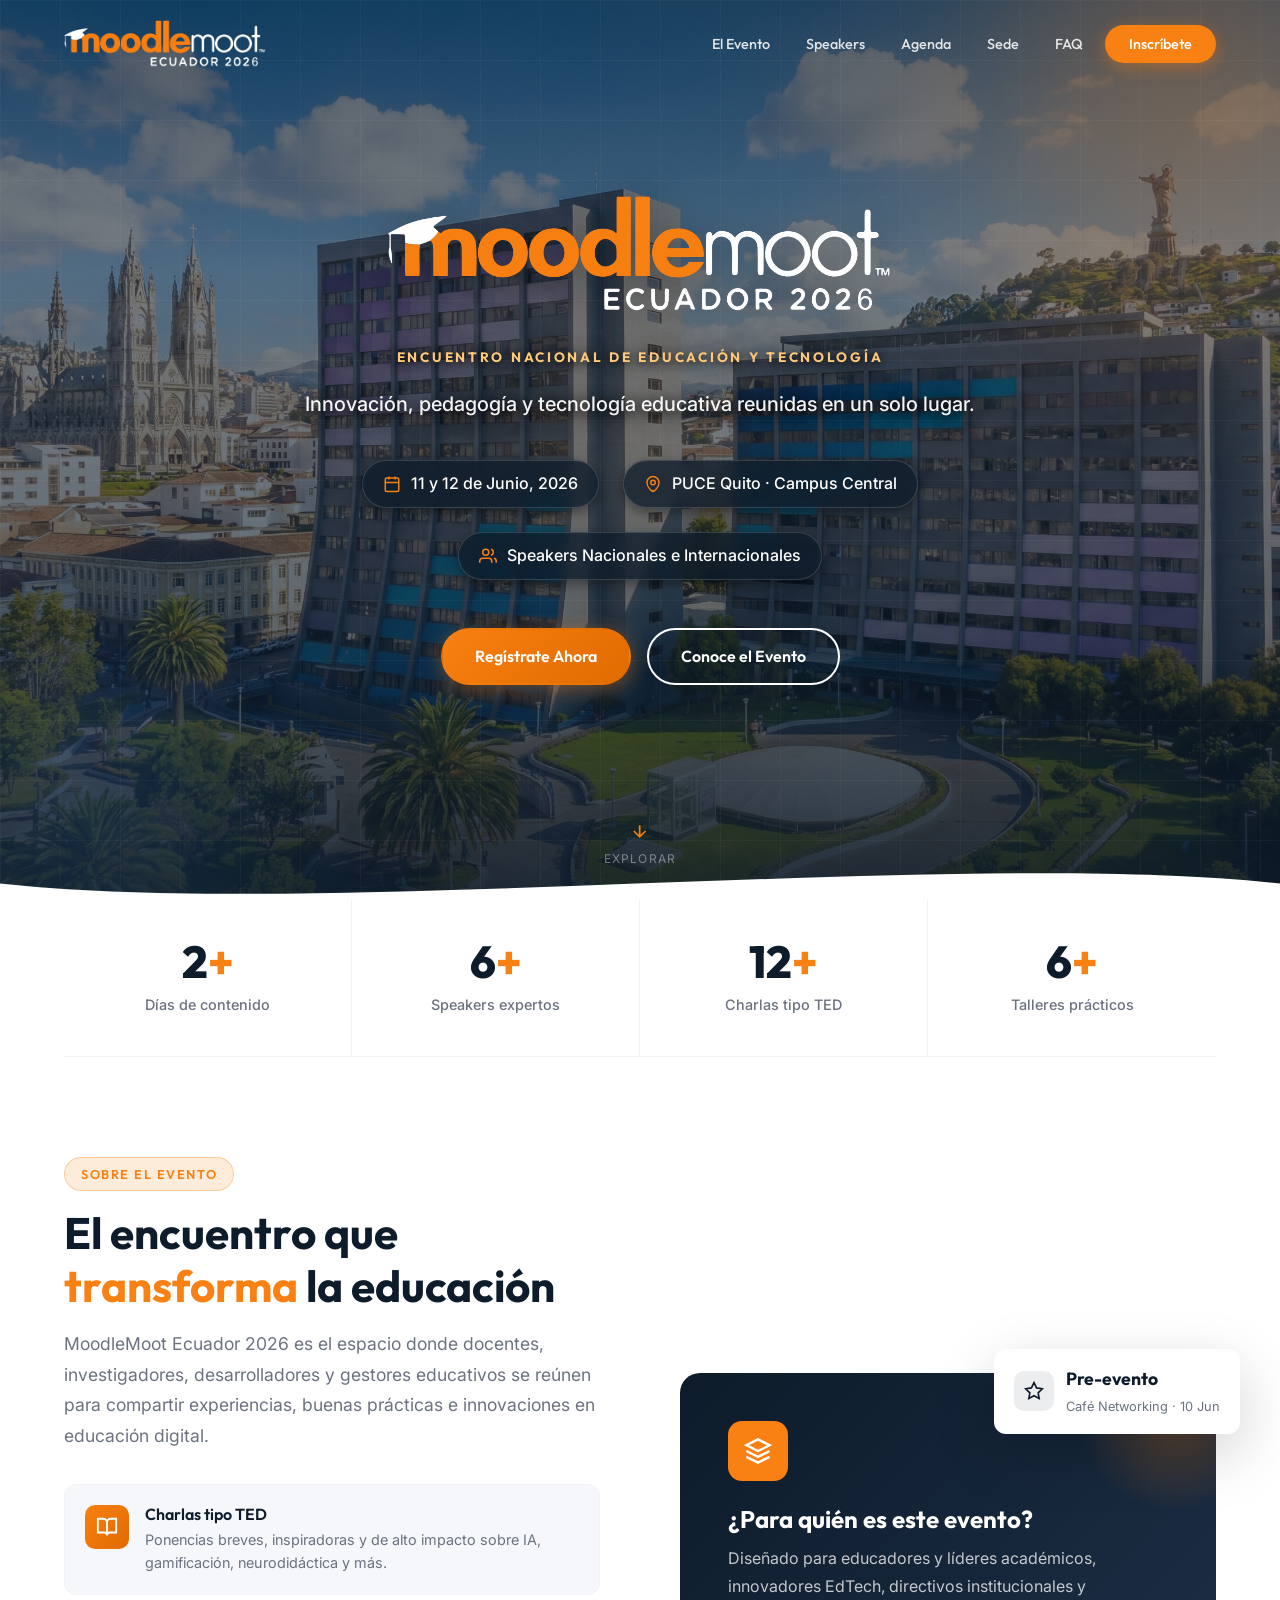
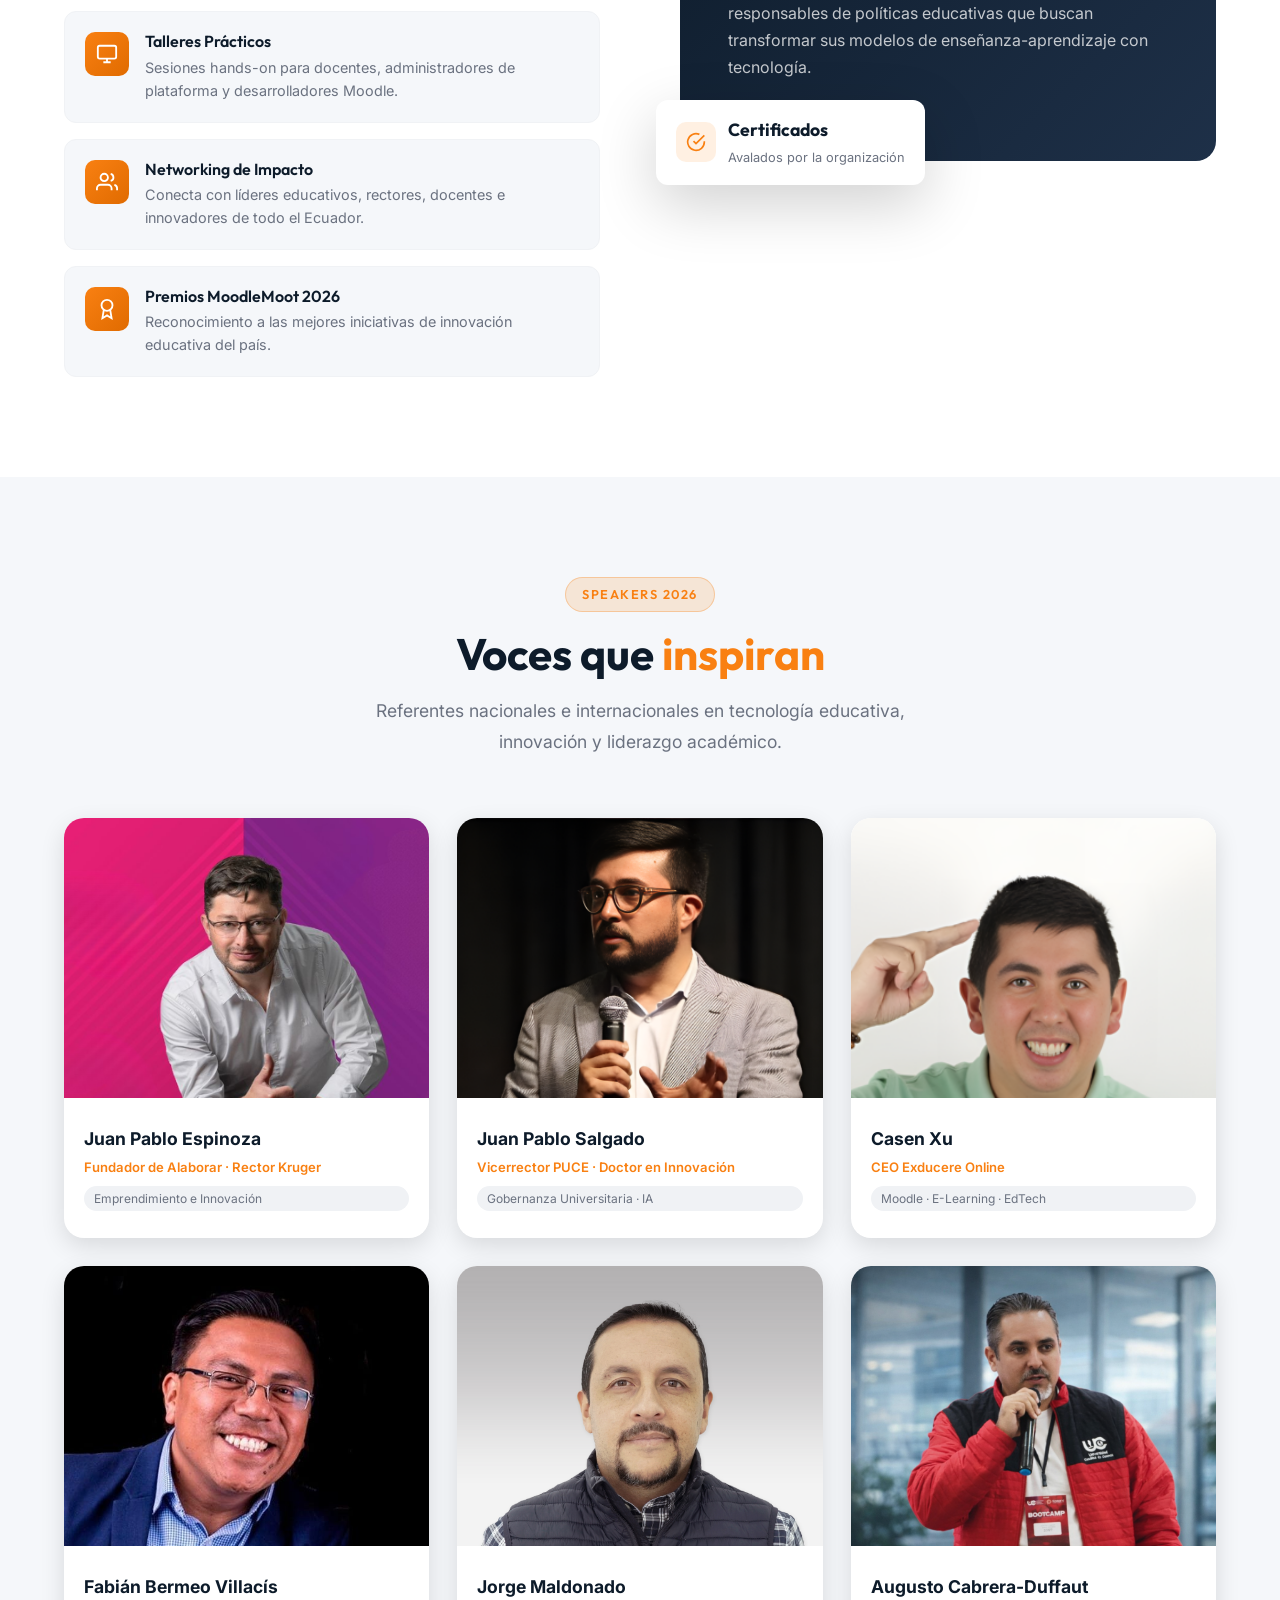
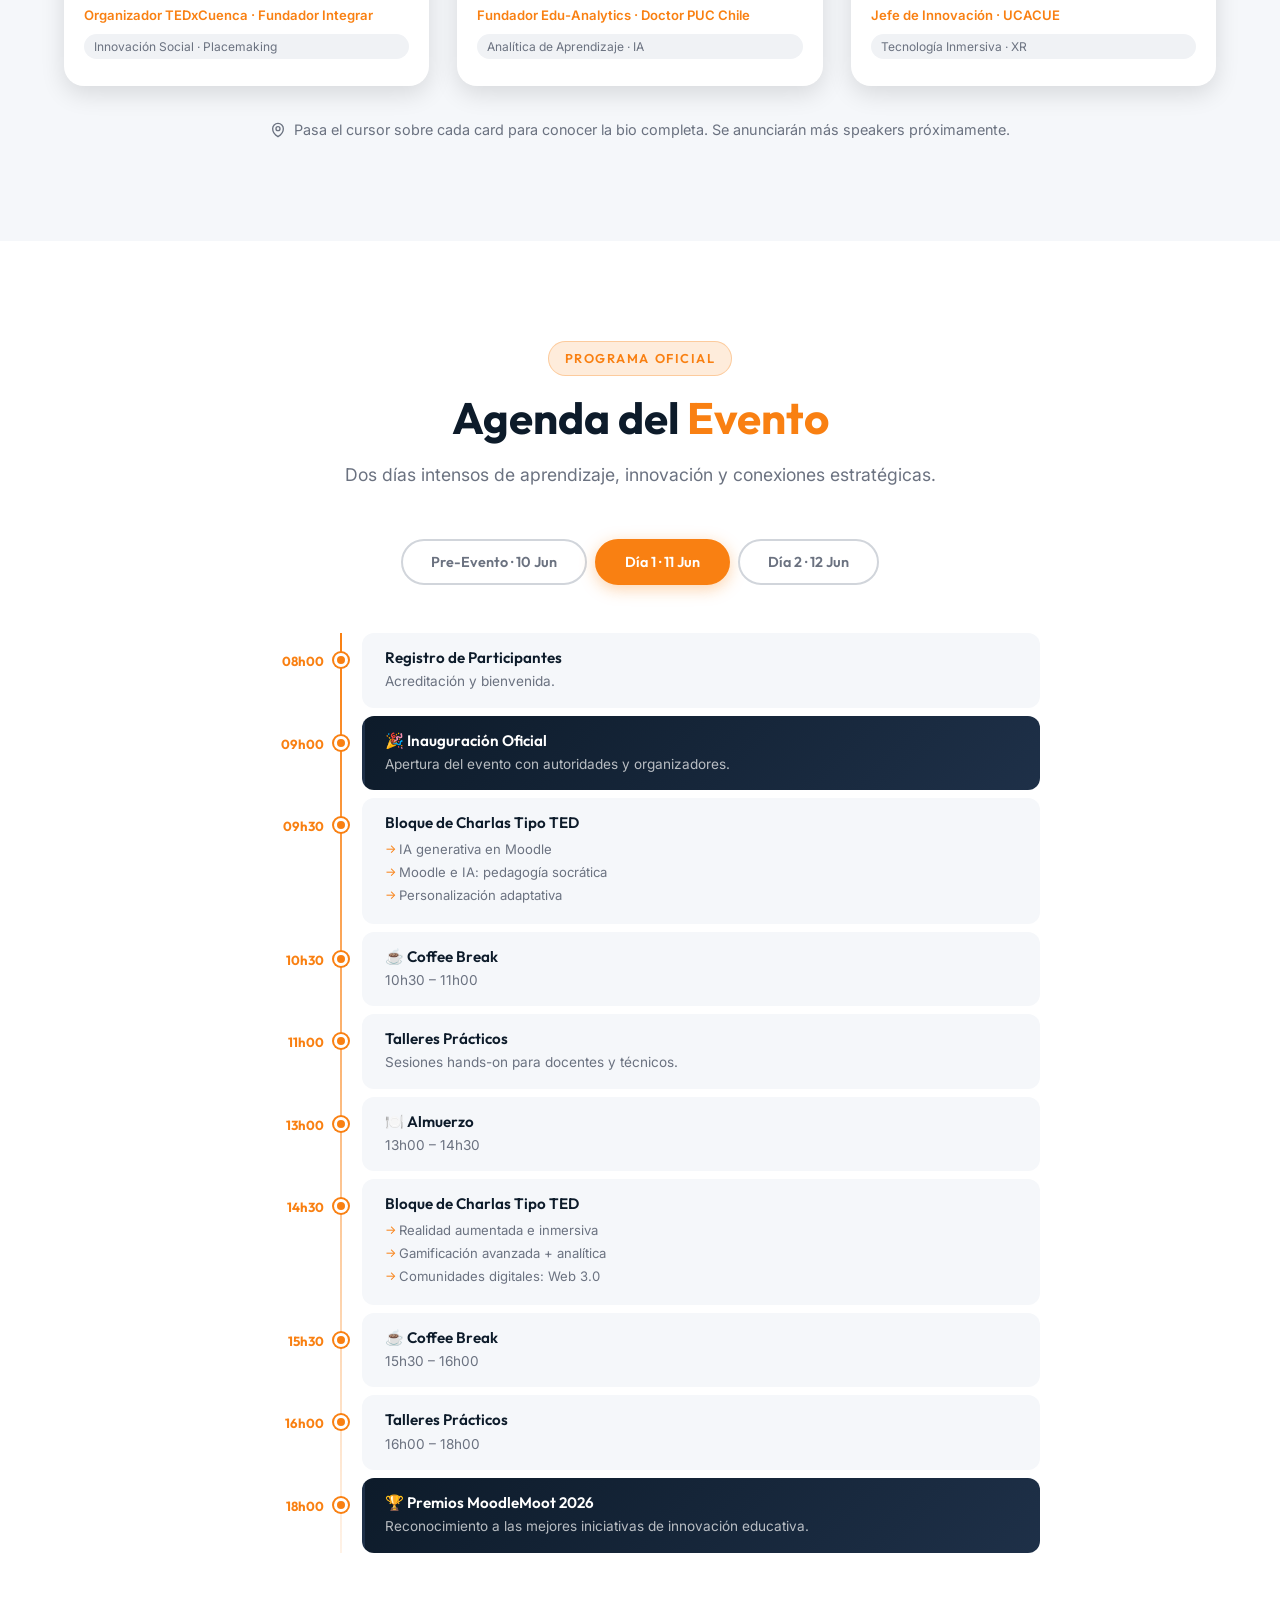
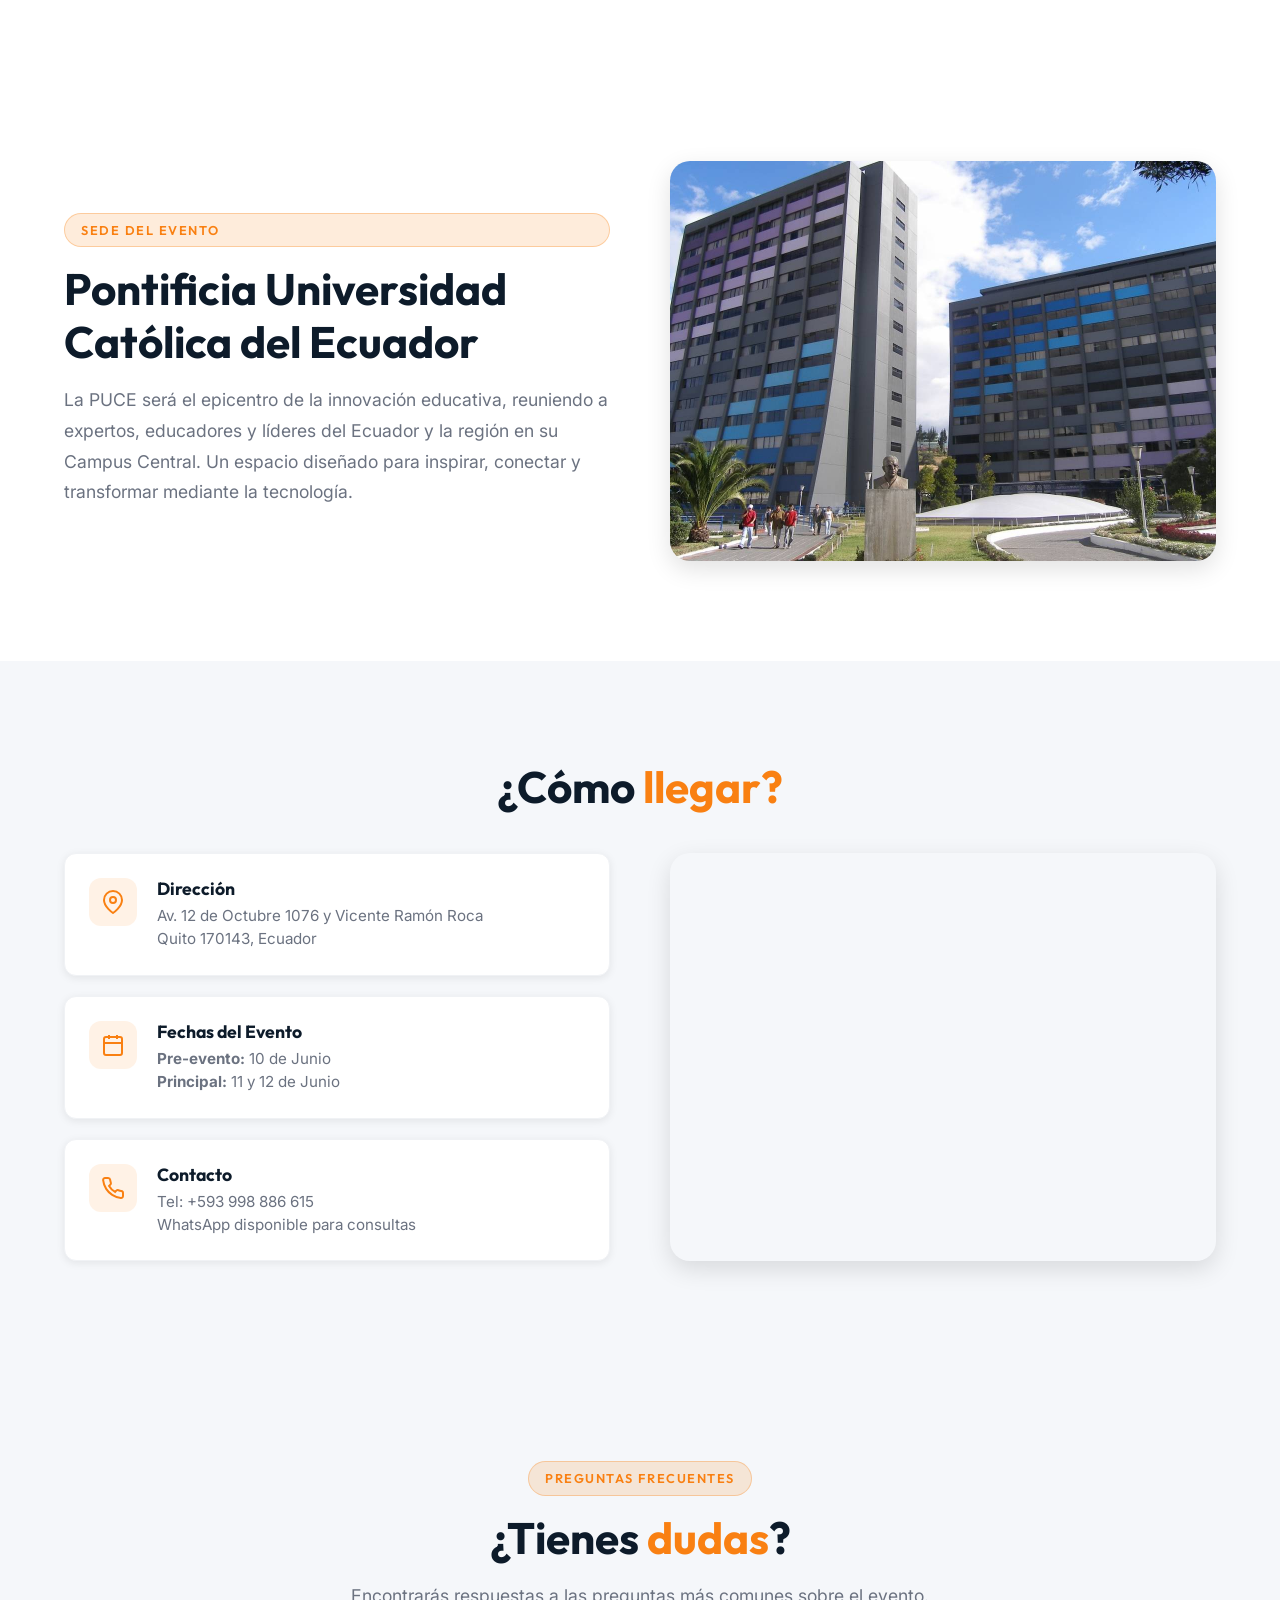
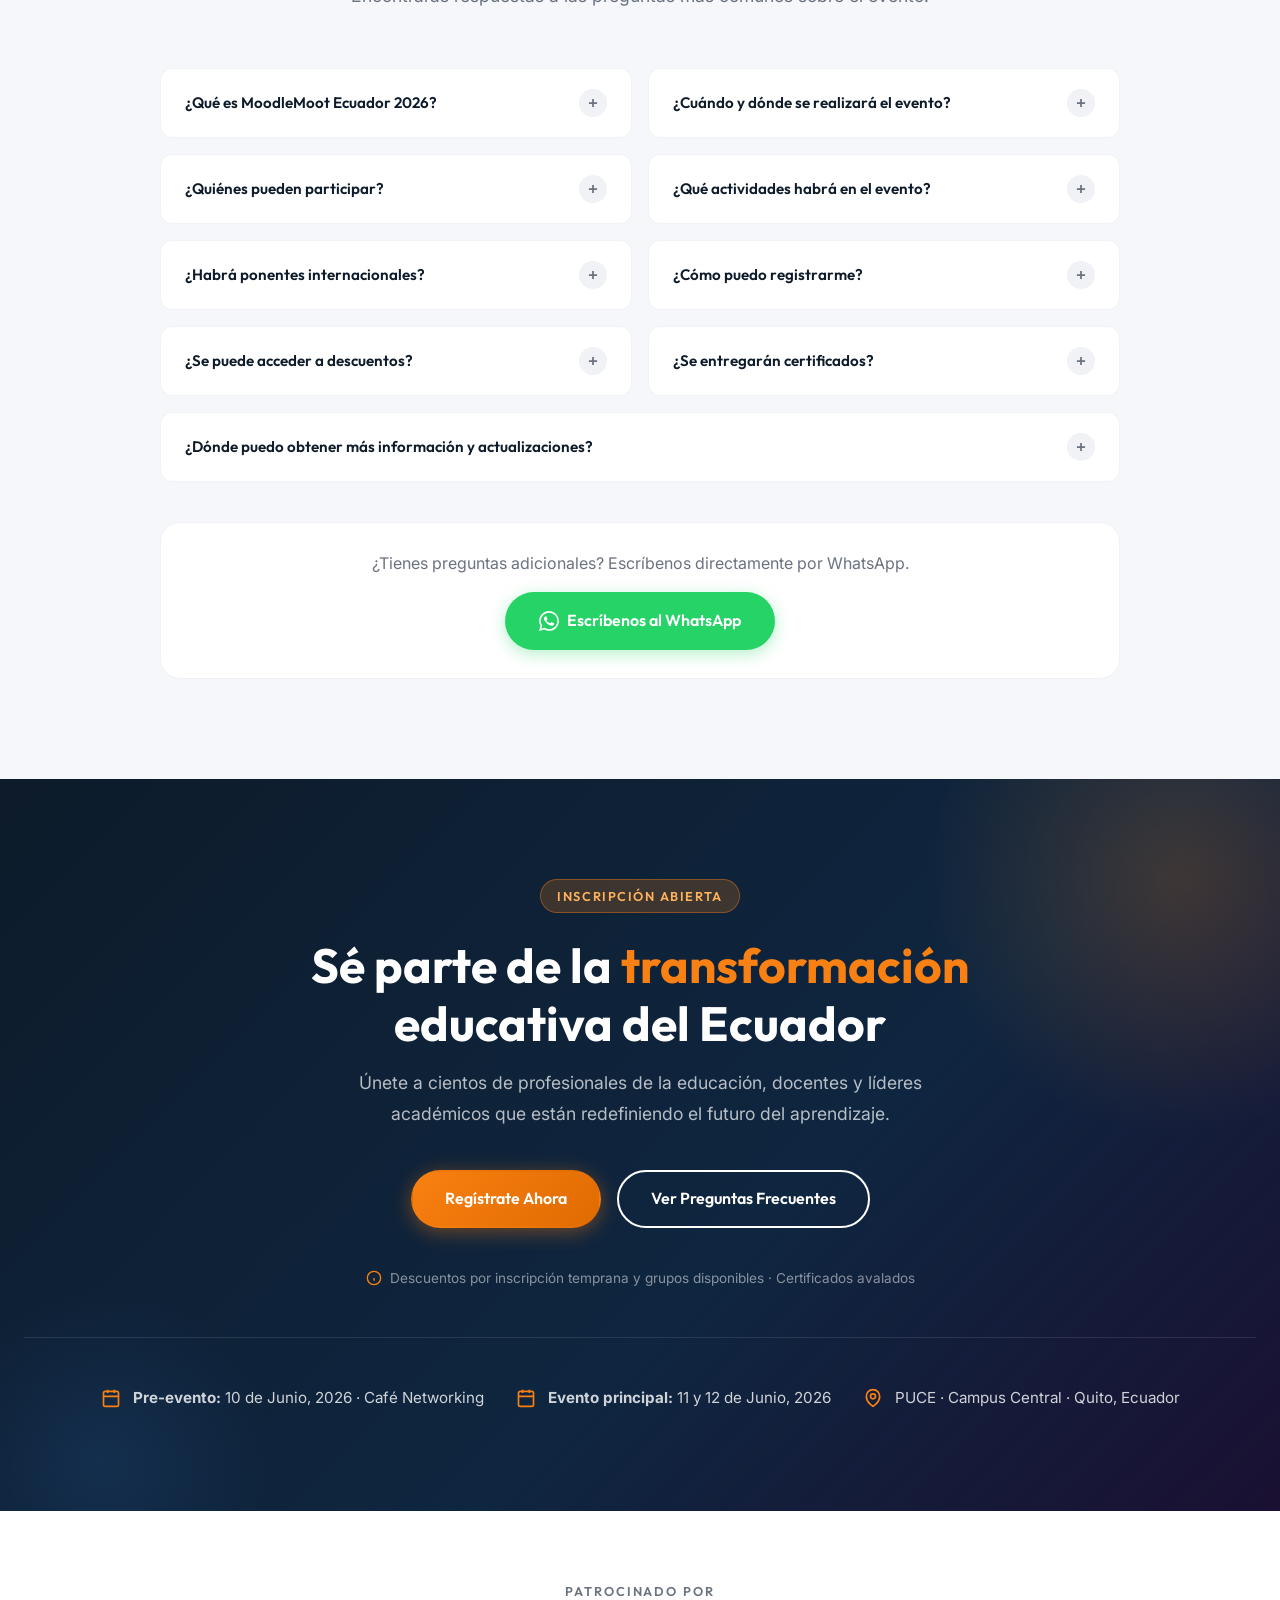
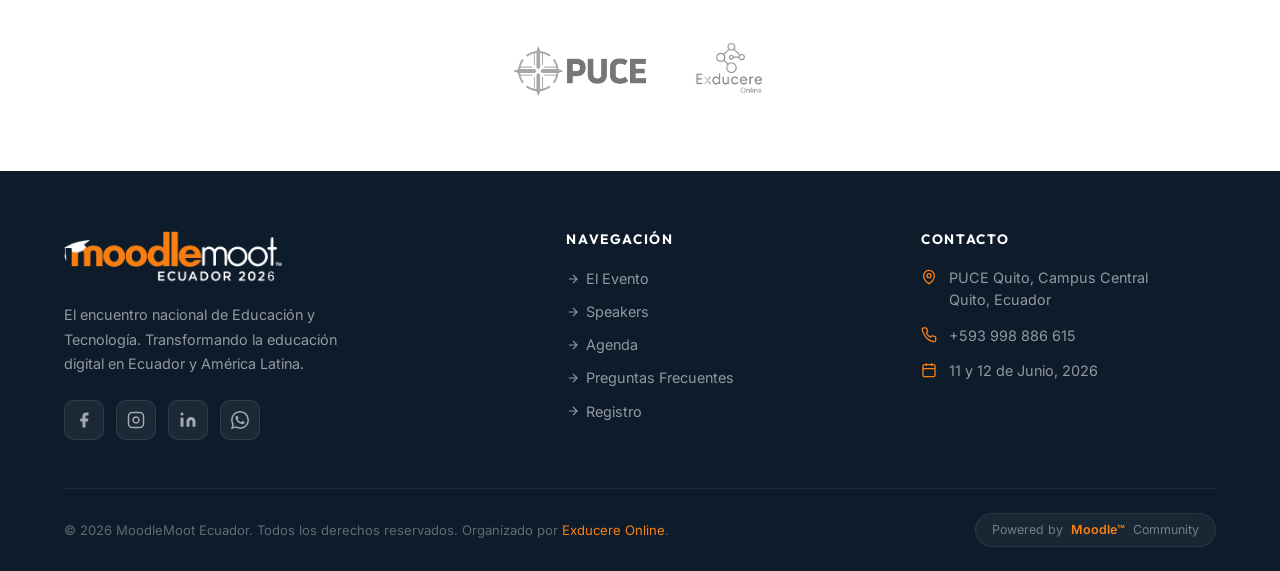
<file: index.html>
<!doctype html>
<html lang="es">
  <head>
    <meta charset="UTF-8" />
    <meta name="viewport" content="width=device-width, initial-scale=1.0" />
    <title>
      MoodleMoot Ecuador 2026 — Innovación Educativa · 11 y 12 de Junio · PUCE
      Quito
    </title>
    <meta
      name="description"
      content="El encuentro nacional de Educación y Tecnología. MoodleMoot Ecuador 2026, 11 y 12 de junio en la PUCE Quito. Charlas TED, talleres prácticos y networking con líderes de la educación digital."
    />
    <link rel="preconnect" href="https://fonts.googleapis.com" />
    <link rel="preconnect" href="https://fonts.gstatic.com" crossorigin />
    <link
      href="https://fonts.googleapis.com/css2?family=Outfit:wght@300;400;500;600;700;800;900&family=Inter:wght@300;400;500;600&display=swap"
      rel="stylesheet"
    />
    <link rel="stylesheet" href="css/styles.css" />
  </head>
  <body>
    <!-- ============================================================ MOBILE MENU -->
    <div class="mobile-menu" id="mobileMenu">
      <button class="mobile-close" id="mobileClose" aria-label="Cerrar menú">
        <svg
          width="20"
          height="20"
          viewBox="0 0 24 24"
          fill="none"
          stroke="currentColor"
          stroke-width="2.5"
        >
          <path d="M18 6L6 18M6 6l12 12" />
        </svg>
      </button>
      <a href="#about">El Evento</a>
      <a href="#speakers">Speakers</a>
      <a href="#agenda">Agenda</a>
      <a href="#sede">Sede</a>
      <a href="#faq">FAQ</a>
      <a href="https://moodlemoot-pay.exducereonline.com/register-payment/MOOT2026" style="color: var(--orange)">Inscríbete</a>
    </div>

    <!-- ============================================================ NAVBAR -->
    <nav id="navbar" aria-label="Navegación principal">
      <div class="container nav-inner">
        <a href="#" class="nav-logo" aria-label="MoodleMoot Ecuador 2026">
          <img
            src="images/mootecuador25logoblanco.png"
            alt="MoodleMoot Ecuador 2026 Logo"
          />
        </a>
        <ul class="nav-links" role="list">
          <li><a href="#about">El Evento</a></li>
          <li><a href="#speakers">Speakers</a></li>
          <li><a href="#agenda">Agenda</a></li>
          <li><a href="#sede">Sede</a></li>
          <li><a href="#faq">FAQ</a></li>
          <li><a href="https://moodlemoot-pay.exducereonline.com/register-payment/MOOT2026" class="nav-cta">Inscríbete</a></li>
        </ul>
        <button
          class="nav-hamburger"
          id="hamburger"
          aria-label="Abrir menú"
          aria-expanded="false"
        >
          <span></span><span></span><span></span>
        </button>
      </div>
    </nav>

    <!-- ============================================================ HERO -->
    <section id="hero">
      <div class="hero-orb hero-orb-1"></div>
      <div class="hero-orb hero-orb-2"></div>
      <div class="hero-orb hero-orb-3"></div>
      <div class="hero-grid"></div>

      <div class="hero-content">
        <img
          src="images/mootecuador25logoblanco.png"
          alt="MoodleMoot Ecuador 2026"
          class="hero-logo"
        />
        <p class="hero-eyebrow">Encuentro Nacional de Educación y Tecnología</p>
        <p class="hero-subtitle">
          Innovación, pedagogía y tecnología educativa reunidas en un solo
          lugar.
        </p>

        <div class="hero-meta">
          <div class="hero-meta-item">
            <svg
              width="18"
              height="18"
              viewBox="0 0 24 24"
              fill="none"
              stroke="currentColor"
              stroke-width="2"
            >
              <rect x="3" y="4" width="18" height="18" rx="2" />
              <path d="M16 2v4M8 2v4M3 10h18" />
            </svg>
            <span>11 y 12 de Junio, 2026</span>
          </div>
          <div class="hero-meta-item">
            <svg
              width="18"
              height="18"
              viewBox="0 0 24 24"
              fill="none"
              stroke="currentColor"
              stroke-width="2"
            >
              <path
                d="M12 22s-8-4.5-8-11.8A8 8 0 0 1 12 2a8 8 0 0 1 8 8.2c0 7.3-8 11.8-8 11.8z"
              />
              <circle cx="12" cy="10" r="3" />
            </svg>
            <span>PUCE Quito · Campus Central</span>
          </div>
          <div class="hero-meta-item">
            <svg
              width="18"
              height="18"
              viewBox="0 0 24 24"
              fill="none"
              stroke="currentColor"
              stroke-width="2"
            >
              <path d="M17 21v-2a4 4 0 0 0-4-4H5a4 4 0 0 0-4 4v2" />
              <circle cx="9" cy="7" r="4" />
              <path d="M23 21v-2a4 4 0 0 0-3-3.87M16 3.13a4 4 0 0 1 0 7.75" />
            </svg>
            <span>Speakers Nacionales e Internacionales</span>
          </div>
        </div>

        <div class="hero-actions">
          <a href="https://moodlemoot-pay.exducereonline.com/register-payment/MOOT2026" class="btn btn-primary">
            Regístrate Ahora
          </a>
          <a href="#about" class="btn btn-outline">Conoce el Evento</a>
        </div>

        <div class="countdown" id="countdown">
          <p class="countdown-label">Faltan para el evento</p>
          <div class="countdown-unit">
            <span class="countdown-value" id="cd-days">000</span>
            <span class="countdown-text">Días</span>
          </div>
          <span class="countdown-sep">:</span>
          <div class="countdown-unit">
            <span class="countdown-value" id="cd-hours">00</span>
            <span class="countdown-text">Horas</span>
          </div>
          <span class="countdown-sep">:</span>
          <div class="countdown-unit">
            <span class="countdown-value" id="cd-minutes">00</span>
            <span class="countdown-text">Min</span>
          </div>
          <span class="countdown-sep">:</span>
          <div class="countdown-unit">
            <span class="countdown-value" id="cd-seconds">00</span>
            <span class="countdown-text">Seg</span>
          </div>
        </div>
      </div>

      <div class="hero-scroll" aria-hidden="true">
        <svg
          width="20"
          height="20"
          viewBox="0 0 24 24"
          fill="none"
          stroke="currentColor"
          stroke-width="2"
        >
          <path d="M12 5v14M5 12l7 7 7-7" />
        </svg>
        <span>Explorar</span>
      </div>

      <div class="wave-divider">
        <svg
          viewBox="0 0 1440 60"
          preserveAspectRatio="none"
          xmlns="http://www.w3.org/2000/svg"
        >
          <path
            d="M0,40 C360,80 1080,0 1440,40 L1440,60 L0,60 Z"
            fill="#ffffff"
          />
        </svg>
      </div>
    </section>


    <!-- ============================================================ STATS BAR -->
    <section id="stats-bar">
      <div class="container">
        <div class="stats-grid">
          <div class="stat-item reveal">
            <div class="stat-number">2<span>+</span></div>
            <div class="stat-label">Días de contenido</div>
          </div>
          <div class="stat-item reveal reveal-delay-1">
            <div class="stat-number">6<span>+</span></div>
            <div class="stat-label">Speakers expertos</div>
          </div>
          <div class="stat-item reveal reveal-delay-2">
            <div class="stat-number">12<span>+</span></div>
            <div class="stat-label">Charlas tipo TED</div>
          </div>
          <div class="stat-item reveal reveal-delay-3">
            <div class="stat-number">6<span>+</span></div>
            <div class="stat-label">Talleres prácticos</div>
          </div>
        </div>
      </div>
    </section>

    <!-- ============================================================ ABOUT -->
    <section id="about" class="section-pad">
      <div class="container">
        <div class="about-grid">
          <div class="about-text reveal">
            <span class="badge">Sobre el Evento</span>
            <h2 class="section-title">
              El encuentro que <span>transforma</span> la educación
            </h2>
            <p class="section-lead">
              MoodleMoot Ecuador 2026 es el espacio donde docentes,
              investigadores, desarrolladores y gestores educativos se reúnen
              para compartir experiencias, buenas prácticas e innovaciones en
              educación digital.
            </p>
            <div class="about-features">
              <div class="about-feature">
                <div class="feature-icon">
                  <svg
                    width="22"
                    height="22"
                    viewBox="0 0 24 24"
                    fill="none"
                    stroke="currentColor"
                    stroke-width="2"
                  >
                    <path d="M2 3h6a4 4 0 0 1 4 4v14a3 3 0 0 0-3-3H2z" />
                    <path d="M22 3h-6a4 4 0 0 0-4 4v14a3 3 0 0 1 3-3h7z" />
                  </svg>
                </div>
                <div class="feature-text">
                  <h4>Charlas tipo TED</h4>
                  <p>
                    Ponencias breves, inspiradoras y de alto impacto sobre IA,
                    gamificación, neurodidáctica y más.
                  </p>
                </div>
              </div>
              <div class="about-feature">
                <div class="feature-icon">
                  <svg
                    width="22"
                    height="22"
                    viewBox="0 0 24 24"
                    fill="none"
                    stroke="currentColor"
                    stroke-width="2"
                  >
                    <rect x="2" y="3" width="20" height="14" rx="2" />
                    <path d="M8 21h8M12 17v4" />
                  </svg>
                </div>
                <div class="feature-text">
                  <h4>Talleres Prácticos</h4>
                  <p>
                    Sesiones hands-on para docentes, administradores de
                    plataforma y desarrolladores Moodle.
                  </p>
                </div>
              </div>
              <div class="about-feature">
                <div class="feature-icon">
                  <svg
                    width="22"
                    height="22"
                    viewBox="0 0 24 24"
                    fill="none"
                    stroke="currentColor"
                    stroke-width="2"
                  >
                    <path d="M17 21v-2a4 4 0 0 0-4-4H5a4 4 0 0 0-4 4v2" />
                    <circle cx="9" cy="7" r="4" />
                    <path
                      d="M23 21v-2a4 4 0 0 0-3-3.87M16 3.13a4 4 0 0 1 0 7.75"
                    />
                  </svg>
                </div>
                <div class="feature-text">
                  <h4>Networking de Impacto</h4>
                  <p>
                    Conecta con líderes educativos, rectores, docentes e
                    innovadores de todo el Ecuador.
                  </p>
                </div>
              </div>
              <div class="about-feature">
                <div class="feature-icon">
                  <svg
                    width="22"
                    height="22"
                    viewBox="0 0 24 24"
                    fill="none"
                    stroke="currentColor"
                    stroke-width="2"
                  >
                    <circle cx="12" cy="8" r="6" />
                    <path d="M15.477 12.89L17 22l-5-3-5 3 1.523-9.11" />
                  </svg>
                </div>
                <div class="feature-text">
                  <h4>Premios MoodleMoot 2026</h4>
                  <p>
                    Reconocimiento a las mejores iniciativas de innovación
                    educativa del país.
                  </p>
                </div>
              </div>
            </div>
          </div>

          <div class="about-visual reveal reveal-delay-2">
            <div class="about-card-main">
              <div class="card-icon">
                <svg
                  width="28"
                  height="28"
                  viewBox="0 0 24 24"
                  fill="none"
                  stroke="currentColor"
                  stroke-width="2"
                >
                  <path
                    d="M12 2L2 7l10 5 10-5-10-5zM2 17l10 5 10-5M2 12l10 5 10-5"
                  />
                </svg>
              </div>
              <h3>¿Para quién es este evento?</h3>
              <p>
                Diseñado para educadores y líderes académicos, innovadores
                EdTech, directivos institucionales y responsables de políticas
                educativas que buscan transformar sus modelos de
                enseñanza-aprendizaje con tecnología.
              </p>
            </div>
            <div class="about-card-float float-1">
              <div class="float-icon orange">
                <svg
                  width="20"
                  height="20"
                  viewBox="0 0 24 24"
                  fill="none"
                  stroke="currentColor"
                  stroke-width="2"
                >
                  <path d="M22 11.08V12a10 10 0 1 1-5.93-9.14" />
                  <polyline points="22 4 12 14.01 9 11.01" />
                </svg>
              </div>
              <div class="float-text">
                <strong>Certificados</strong>
                <span>Avalados por la organización</span>
              </div>
            </div>
            <div class="about-card-float float-2">
              <div class="float-icon blue">
                <svg
                  width="20"
                  height="20"
                  viewBox="0 0 24 24"
                  fill="none"
                  stroke="currentColor"
                  stroke-width="2"
                >
                  <polygon
                    points="12 2 15.09 8.26 22 9.27 17 14.14 18.18 21.02 12 17.77 5.82 21.02 7 14.14 2 9.27 8.91 8.26 12 2"
                  />
                </svg>
              </div>
              <div class="float-text">
                <strong>Pre-evento</strong>
                <span>Café Networking · 10 Jun</span>
              </div>
            </div>
          </div>
        </div>
      </div>
    </section>

    <!-- ============================================================ SPEAKERS -->
    <section id="speakers" class="section-pad">
      <div class="container">
        <div class="speakers-header reveal">
          <span class="badge">Speakers 2026</span>
          <h2 class="section-title">Voces que <span>inspiran</span></h2>
          <p class="section-lead" style="margin: 0 auto">
            Referentes nacionales e internacionales en tecnología educativa,
            innovación y liderazgo académico.
          </p>
        </div>
        <div class="speakers-grid">
          <!-- Speaker 1 -->
          <div class="speaker-card reveal">
            <div class="speaker-inner">
              <div class="speaker-front">
                <img
                  src="images/speaker-juan-pablo-espinoza.png"
                  alt="Juan Pablo Espinoza"
                  class="speaker-photo"
                />
                <div class="speaker-info">
                  <div class="speaker-name">Juan Pablo Espinoza</div>
                  <div class="speaker-role">
                    Fundador de Alaborar · Rector Kruger
                  </div>
                  <span class="speaker-tag">Emprendimiento e Innovación</span>
                </div>
              </div>
              <div class="speaker-back">
                <div class="speaker-back-name">Juan Pablo Espinoza</div>
                <div class="speaker-back-role">
                  Abogado · Máster en Dirección Estratégica e Innovación
                </div>
                <p class="speaker-back-bio">
                  Fundador de Alaborar, plataforma que potencia competencias
                  profesionales y conecta talento con el mercado laboral. Ha
                  liderado procesos de transformación en el ámbito público y
                  privado, como Coordinador de la Agenda Digital Quito 2022,
                  Gerente de EPMAPS y Director del SECAP. Cofundador de Tribu
                  Innovación y tutor en programas del BID, CEABAD y CIDEU.
                </p>
              </div>
            </div>
          </div>

          <!-- Speaker 2 -->
          <div class="speaker-card reveal reveal-delay-1">
            <div class="speaker-inner">
              <div class="speaker-front">
                <img
                  src="images/speaker-juan- pablo- salgado.png"
                  alt="Juan Pablo Salgado"
                  class="speaker-photo"
                />
                <div class="speaker-info">
                  <div class="speaker-name">Juan Pablo Salgado</div>
                  <div class="speaker-role">
                    Vicerrector PUCE · Doctor en Innovación
                  </div>
                  <span class="speaker-tag">Gobernanza Universitaria · IA</span>
                </div>
              </div>
              <div class="speaker-back">
                <div class="speaker-back-name">Juan Pablo Salgado-Guerrero</div>
                <div class="speaker-back-role">
                  Doctor en Economía y Gestión de la Innovación · Università di
                  Ferrara
                </div>
                <p class="speaker-back-bio">
                  Arquitecto de ecosistemas de conocimiento y experto en
                  gobernanza universitaria. Vicerrector de Investigación,
                  Innovación y Vinculación en la PUCE y en la Universidad
                  Politécnica Salesiana. Fundador del ecosistema STARTUPS,
                  integra estrategia, analítica de datos y gestión del
                  conocimiento para fortalecer el desempeño institucional.
                </p>
              </div>
            </div>
          </div>

          <!-- Speaker 3 -->
          <div class="speaker-card reveal reveal-delay-2">
            <div class="speaker-inner">
              <div class="speaker-front">
                <img
                  src="images/speaker-casen-xu.png"
                  alt="Casen Xu"
                  class="speaker-photo"
                />
                <div class="speaker-info">
                  <div class="speaker-name">Casen Xu</div>
                  <div class="speaker-role">CEO Exducere Online</div>
                  <span class="speaker-tag">Moodle · E-Learning · EdTech</span>
                </div>
              </div>
              <div class="speaker-back">
                <div class="speaker-back-name">Casen Xu</div>
                <div class="speaker-back-role">
                  CEO Exducere Online · Moodle Course Creator · AWS Technical
                  Professional
                </div>
                <p class="speaker-back-bio">
                  Con más de 14 años liderando proyectos de tecnología educativa
                  y e-learning en educación superior. Fue CTO de la Universidad
                  Politécnica Salesiana en Cuenca. Ingeniero de Sistemas y
                  Magíster en Gerencia en Sistemas (ESPE). Su misión es
                  empoderar a los educadores mediante la tecnología.
                </p>
              </div>
            </div>
          </div>

          <!-- Speaker 4 -->
          <div class="speaker-card reveal">
            <div class="speaker-inner">
              <div class="speaker-front">
                <img
                  src="images/speaker-fabian bermeo- villacis.jpg"
                  alt="Fabián Bermeo"
                  class="speaker-photo"
                />
                <div class="speaker-info">
                  <div class="speaker-name">Fabián Bermeo Villacís</div>
                  <div class="speaker-role">
                    Organizador TEDxCuenca · Fundador Integrar
                  </div>
                  <span class="speaker-tag"
                    >Innovación Social · Placemaking</span
                  >
                </div>
              </div>
              <div class="speaker-back">
                <div class="speaker-back-name">Fabián Bermeo Villacís</div>
                <div class="speaker-back-role">
                  Psicólogo del Trabajo · Fundador de Integrar Cía. Ltda.
                </div>
                <p class="speaker-back-bio">
                  Organizador de TEDxCuenca y TEDxJoven@Cuenca, desde donde
                  promueve la circulación de ideas que inspiran acción. Lidera
                  URBANO, una escuela de placemaking e innovación social. Más de
                  una década de experiencia en proyectos educativos junto a
                  gobiernos locales y organizaciones internacionales.
                </p>
              </div>
            </div>
          </div>

          <!-- Speaker 5 -->
          <div class="speaker-card reveal reveal-delay-1">
            <div class="speaker-inner">
              <div class="speaker-front">
                <img
                  src="images/speaker-jorge-maldonado.png"
                  alt="Jorge Maldonado"
                  class="speaker-photo"
                />
                <div class="speaker-info">
                  <div class="speaker-name">Jorge Maldonado</div>
                  <div class="speaker-role">
                    Fundador Edu-Analytics · Doctor PUC Chile
                  </div>
                  <span class="speaker-tag">Analítica de Aprendizaje · IA</span>
                </div>
              </div>
              <div class="speaker-back">
                <div class="speaker-back-name">Jorge Maldonado Mahauad</div>
                <div class="speaker-back-role">
                  Doctor en Ciencias de la Ingeniería · PUC Chile
                </div>
                <p class="speaker-back-bio">
                  Docente-investigador de la Universidad de Cuenca y fundador de
                  Edu-Analytics. Coordina la Comunidad Latinoamericana de
                  Analíticas de Aprendizaje (LALA), programa Erasmus+.
                  Investigador en proyectos europeos y Fondecyt 2025 enfocados
                  en IA y mejora de decisiones académicas.
                </p>
              </div>
            </div>
          </div>

          <!-- Speaker 6 -->
          <div class="speaker-card reveal reveal-delay-2">
            <div class="speaker-inner">
              <div class="speaker-front">
                <img
                  src="images/speaker-augusto-cabrera.png"
                  alt="Augusto Cabrera"
                  class="speaker-photo"
                />
                <div class="speaker-info">
                  <div class="speaker-name">Augusto Cabrera-Duffaut</div>
                  <div class="speaker-role">Jefe de Innovación · UCACUE</div>
                  <span class="speaker-tag">Tecnología Inmersiva · XR</span>
                </div>
              </div>
              <div class="speaker-back">
                <div class="speaker-back-name">Augusto Cabrera-Duffaut</div>
                <div class="speaker-back-role">
                  PhD(c) Sociedad del Conocimiento · Univ. de Salamanca
                </div>
                <p class="speaker-back-bio">
                  Director del capítulo Ecuador de la Immersive Learning
                  Research Network. Fundador de la Incubadora Kalary en la
                  Universidad Católica de Cuenca. Experto en transferencia
                  tecnológica, propiedad intelectual y vinculación
                  academia-industria con trayectoria en marketing digital y
                  gestión tecnológica.
                </p>
              </div>
            </div>
          </div>
        </div>
        <p class="speakers-note reveal">
          <svg
            width="16"
            height="16"
            viewBox="0 0 24 24"
            fill="none"
            stroke="currentColor"
            stroke-width="2"
          >
            <path
              d="M12 22s-8-4.5-8-11.8A8 8 0 0 1 12 2a8 8 0 0 1 8 8.2c0 7.3-8 11.8-8 11.8z"
            />
            <circle cx="12" cy="10" r="3" />
          </svg>
          Pasa el cursor sobre cada card para conocer la bio completa. Se
          anunciarán más speakers próximamente.
        </p>
      </div>
    </section>

    <!-- ============================================================ AGENDA -->
    <section id="agenda" class="section-pad">
      <div class="container">
        <div class="agenda-header reveal">
          <span class="badge">Programa Oficial</span>
          <h2 class="section-title">Agenda del <span>Evento</span></h2>
          <p class="section-lead" style="margin: 0 auto 0">
            Dos días intensos de aprendizaje, innovación y conexiones
            estratégicas.
          </p>
        </div>

        <div class="agenda-tabs">
          <button class="tab-btn" data-tab="tab-pre">
            Pre-Evento · 10 Jun
          </button>
          <button class="tab-btn active" data-tab="tab-day1">
            Día 1 · 11 Jun
          </button>
          <button class="tab-btn" data-tab="tab-day2">Día 2 · 12 Jun</button>
        </div>

        <!-- PRE-EVENTO -->
        <div class="tab-panel" id="tab-pre">
          <div class="timeline">
            <div class="timeline-item timeline-highlight">
              <div class="timeline-time">19h00</div>
              <div class="timeline-dot"></div>
              <div class="timeline-content">
                <h4>☕ Café Networking HUAWEI</h4>
                <p>
                  Encuentro previo al evento. Conecta con ponentes y asistentes
                  en un ambiente relajado y dinámico.
                </p>
              </div>
            </div>
          </div>
        </div>

        <!-- DÍA 1 -->
        <div class="tab-panel active" id="tab-day1">
          <div class="timeline">
            <div class="timeline-item">
              <div class="timeline-time">08h00</div>
              <div class="timeline-dot"></div>
              <div class="timeline-content">
                <h4>Registro de Participantes</h4>
                <p>Acreditación y bienvenida.</p>
              </div>
            </div>
            <div class="timeline-item timeline-highlight">
              <div class="timeline-time">09h00</div>
              <div class="timeline-dot"></div>
              <div class="timeline-content">
                <h4>🎉 Inauguración Oficial</h4>
                <p>
                  Apertura del evento con autoridades y organizadores.
                </p>
              </div>
            </div>
            <div class="timeline-item">
              <div class="timeline-time">09h30</div>
              <div class="timeline-dot"></div>
              <div class="timeline-content">
                <h4>Bloque de Charlas Tipo TED</h4>
                <ul>
                  <li>IA generativa en Moodle</li>
                  <li>Moodle e IA: pedagogía socrática</li>
                  <li>Personalización adaptativa</li>
                </ul>
              </div>
            </div>
            <div class="timeline-item">
              <div class="timeline-time">10h30</div>
              <div class="timeline-dot"></div>
              <div class="timeline-content">
                <h4>☕ Coffee Break</h4>
                <p>10h30 – 11h00</p>
              </div>
            </div>
            <div class="timeline-item">
              <div class="timeline-time">11h00</div>
              <div class="timeline-dot"></div>
              <div class="timeline-content">
                <h4>Talleres Prácticos</h4>
                <p>Sesiones hands-on para docentes y técnicos.</p>
              </div>
            </div>
            <div class="timeline-item">
              <div class="timeline-time">13h00</div>
              <div class="timeline-dot"></div>
              <div class="timeline-content">
                <h4>🍽️ Almuerzo</h4>
                <p>13h00 – 14h30</p>
              </div>
            </div>
            <div class="timeline-item">
              <div class="timeline-time">14h30</div>
              <div class="timeline-dot"></div>
              <div class="timeline-content">
                <h4>Bloque de Charlas Tipo TED</h4>
                <ul>
                  <li>Realidad aumentada e inmersiva</li>
                  <li>Gamificación avanzada + analítica</li>
                  <li>Comunidades digitales: Web 3.0</li>
                </ul>
              </div>
            </div>
            <div class="timeline-item">
              <div class="timeline-time">15h30</div>
              <div class="timeline-dot"></div>
              <div class="timeline-content">
                <h4>☕ Coffee Break</h4>
                <p>15h30 – 16h00</p>
              </div>
            </div>
            <div class="timeline-item">
              <div class="timeline-time">16h00</div>
              <div class="timeline-dot"></div>
              <div class="timeline-content">
                <h4>Talleres Prácticos</h4>
                <p>16h00 – 18h00</p>
              </div>
            </div>
            <div class="timeline-item timeline-highlight">
              <div class="timeline-time">18h00</div>
              <div class="timeline-dot"></div>
              <div class="timeline-content">
                <h4>🏆 Premios MoodleMoot 2026</h4>
                <p>
                  Reconocimiento a las mejores iniciativas de innovación
                  educativa.
                </p>
              </div>
            </div>
          </div>
        </div>

        <!-- DÍA 2 -->
        <div class="tab-panel" id="tab-day2">
          <div class="timeline">
            <div class="timeline-item">
              <div class="timeline-time">08h00</div>
              <div class="timeline-dot"></div>
              <div class="timeline-content">
                <h4>Registro de Participantes</h4>
                <p>08h00 – 09h00</p>
              </div>
            </div>
            <div class="timeline-item">
              <div class="timeline-time">09h00</div>
              <div class="timeline-dot"></div>
              <div class="timeline-content">
                <h4>Bloque de Charlas Tipo TED</h4>
                <ul>
                  <li>Moodle Workplace</li>
                  <li>Neurodidáctica digital</li>
                  <li>
                    Conectar para Aprender: la relación que transforma
                    resultados
                  </li>
                </ul>
              </div>
            </div>
            <div class="timeline-item">
              <div class="timeline-time">10h00</div>
              <div class="timeline-dot"></div>
              <div class="timeline-content">
                <h4>☕ Coffee Break</h4>
                <p>10h00 – 10h30</p>
              </div>
            </div>
            <div class="timeline-item">
              <div class="timeline-time">10h30</div>
              <div class="timeline-dot"></div>
              <div class="timeline-content">
                <h4>Talleres Prácticos</h4>
                <p>10h30 – 12h30</p>
              </div>
            </div>
            <div class="timeline-item">
              <div class="timeline-time">12h30</div>
              <div class="timeline-dot"></div>
              <div class="timeline-content">
                <h4>🍽️ Almuerzo</h4>
                <p>12h30 – 14h00</p>
              </div>
            </div>
            <div class="timeline-item">
              <div class="timeline-time">14h00</div>
              <div class="timeline-dot"></div>
              <div class="timeline-content">
                <h4>Bloque de Charlas Tipo TED</h4>
                <ul>
                  <li>Estrategias anti-plagio</li>
                  <li>Aprendizaje móvil y microlearning</li>
                  <li>Educación abierta y OER</li>
                </ul>
              </div>
            </div>
            <div class="timeline-item">
              <div class="timeline-time">15h00</div>
              <div class="timeline-dot"></div>
              <div class="timeline-content">
                <h4>☕ Coffee Break</h4>
                <p>15h00 – 15h30</p>
              </div>
            </div>
            <div class="timeline-item">
              <div class="timeline-time">15h30</div>
              <div class="timeline-dot"></div>
              <div class="timeline-content">
                <h4>Talleres Prácticos</h4>
                <p>15h30 – 17h30</p>
              </div>
            </div>
            <div class="timeline-item timeline-highlight">
              <div class="timeline-time">17h30</div>
              <div class="timeline-dot"></div>
              <div class="timeline-content">
                <h4>🎓 Clausura</h4>
                <p>Cierre oficial del MoodleMoot Ecuador 2026.</p>
              </div>
            </div>
          </div>
        </div>
      </div>
    </section>

    <!-- ============================================================ CAMPUS (SEDE) -->
    <section id="sede" class="section-pad">
      <div class="container">
        <div class="campus-grid">
          <div class="campus-info reveal">
            <span class="badge">Sede del Evento</span>
            <h2 class="section-title">
              Pontificia Universidad Católica del Ecuador
            </h2>
            <p class="section-lead">
              La PUCE será el epicentro de la innovación educativa, reuniendo a expertos, educadores y líderes del Ecuador y la región en su Campus Central. Un espacio diseñado para inspirar, conectar y transformar mediante la tecnología.
            </p>
          </div>
          <div class="campus-image reveal reveal-delay-1">
            <img src="images/puce.jpg" alt="Pontificia Universidad Católica del Ecuador" />
          </div>
        </div>
      </div>
    </section>

    <!-- ============================================================ UBICACIÓN -->
    <section id="ubicacion" class="section-pad" style="background: var(--off-white);">
      <div class="container">
        <div class="ubicacion-header reveal">
          <h2 class="section-title" style="text-align: center; margin-bottom: 40px;">¿Cómo <span>llegar?</span></h2>
        </div>
        <div class="ubicacion-grid">
          <div class="ubicacion-cards reveal">
            <div class="ubicacion-card">
              <div class="card-icon">
                <svg width="24" height="24" viewBox="0 0 24 24" fill="none" stroke="currentColor" stroke-width="2">
                  <path d="M21 10c0 7-9 13-9 13s-9-6-9-13a9 9 0 0 1 18 0z"></path>
                  <circle cx="12" cy="10" r="3"></circle>
                </svg>
              </div>
              <div class="card-content">
                <h3>Dirección</h3>
                <p>Av. 12 de Octubre 1076 y Vicente Ramón Roca<br>Quito 170143, Ecuador</p>
              </div>
            </div>
            <div class="ubicacion-card">
              <div class="card-icon">
                <svg width="24" height="24" viewBox="0 0 24 24" fill="none" stroke="currentColor" stroke-width="2">
                  <rect x="3" y="4" width="18" height="18" rx="2" ry="2"></rect>
                  <line x1="16" y1="2" x2="16" y2="6"></line>
                  <line x1="8" y1="2" x2="8" y2="6"></line>
                  <line x1="3" y1="10" x2="21" y2="10"></line>
                </svg>
              </div>
              <div class="card-content">
                <h3>Fechas del Evento</h3>
                <p><strong>Pre-evento:</strong> 10 de Junio<br><strong>Principal:</strong> 11 y 12 de Junio</p>
              </div>
            </div>
            <div class="ubicacion-card">
              <div class="card-icon">
                <svg width="24" height="24" viewBox="0 0 24 24" fill="none" stroke="currentColor" stroke-width="2">
                  <path d="M22 16.92v3a2 2 0 0 1-2.18 2 19.79 19.79 0 0 1-8.63-3.07 19.5 19.5 0 0 1-6-6 19.79 19.79 0 0 1-3.07-8.67A2 2 0 0 1 4.11 2h3a2 2 0 0 1 2 1.72 12.84 12.84 0 0 0 .7 2.81 2 2 0 0 1-.45 2.11L8.09 9.91a16 16 0 0 0 6 6l1.27-1.27a2 2 0 0 1 2.11-.45 12.84 12.84 0 0 0 2.81.7A2 2 0 0 1 22 16.92z"></path>
                </svg>
              </div>
              <div class="card-content">
                <h3>Contacto</h3>
                <p>Tel: +593 998 886 615<br>WhatsApp disponible para consultas</p>
              </div>
            </div>
          </div>
          <div class="ubicacion-map reveal reveal-delay-1">
            <iframe 
              src="https://maps.google.com/maps?q=Pontificia+Universidad+Cat%C3%B3lica+del+Ecuador,+Quito,+Ecuador&ll=-0.2101326,-78.4953988&z=17&output=embed"
              width="100%" 
              height="100%" 
              style="border:0; border-radius: var(--radius-lg); min-height: 400px;" 
              allowfullscreen="" 
              loading="lazy" 
              referrerpolicy="no-referrer-when-downgrade">
            </iframe>
          </div>
        </div>
      </div>
    </section>

    <!-- ============================================================ FAQ -->
    <section id="faq" class="section-pad">
      <div class="container">
        <div class="faq-header reveal">
          <span class="badge">Preguntas Frecuentes</span>
          <h2 class="section-title">¿Tienes <span>dudas</span>?</h2>
          <p class="section-lead">
            Encontrarás respuestas a las preguntas más comunes sobre el evento.
          </p>
        </div>
        <div class="faq-grid">
          <div class="faq-item reveal">
            <button class="faq-question">
              ¿Qué es MoodleMoot Ecuador 2026?
              <span class="faq-icon"
                ><svg
                  width="14"
                  height="14"
                  viewBox="0 0 24 24"
                  fill="none"
                  stroke="currentColor"
                  stroke-width="3"
                >
                  <path d="M12 5v14M5 12h14" /></svg
              ></span>
            </button>
            <div class="faq-answer">
              <div class="faq-answer-inner">
                Es el encuentro nacional de Educación y Tecnología, realizado
                por la comunidad Moodle en Ecuador, donde docentes,
                investigadores, desarrolladores y gestores educativos comparten
                experiencias, buenas prácticas e innovaciones en educación
                digital.
              </div>
            </div>
          </div>
          <div class="faq-item reveal reveal-delay-1">
            <button class="faq-question">
              ¿Cuándo y dónde se realizará el evento?
              <span class="faq-icon"
                ><svg
                  width="14"
                  height="14"
                  viewBox="0 0 24 24"
                  fill="none"
                  stroke="currentColor"
                  stroke-width="3"
                >
                  <path d="M12 5v14M5 12h14" /></svg
              ></span>
            </button>
            <div class="faq-answer">
              <div class="faq-answer-inner">
                El MoodleMoot Ecuador 2026 se llevará a cabo los días
                <strong>11 y 12 de junio de 2026</strong>, en la
                <strong
                  >Pontificia Universidad Católica del Ecuador (PUCE)</strong
                >, campus central en Quito.
              </div>
            </div>
          </div>
          <div class="faq-item reveal">
            <button class="faq-question">
              ¿Quiénes pueden participar?
              <span class="faq-icon"
                ><svg
                  width="14"
                  height="14"
                  viewBox="0 0 24 24"
                  fill="none"
                  stroke="currentColor"
                  stroke-width="3"
                >
                  <path d="M12 5v14M5 12h14" /></svg
              ></span>
            </button>
            <div class="faq-answer">
              <div class="faq-answer-inner">
                Está abierto a docentes, investigadores, técnicos,
                administradores de plataformas y público interesado en el uso de
                Moodle y la educación digital.
              </div>
            </div>
          </div>
          <div class="faq-item reveal reveal-delay-1">
            <button class="faq-question">
              ¿Qué actividades habrá en el evento?
              <span class="faq-icon"
                ><svg
                  width="14"
                  height="14"
                  viewBox="0 0 24 24"
                  fill="none"
                  stroke="currentColor"
                  stroke-width="3"
                >
                  <path d="M12 5v14M5 12h14" /></svg
              ></span>
            </button>
            <div class="faq-answer">
              <div class="faq-answer-inner">
                Contaremos con charlas tipo TED, talleres prácticos para
                docentes, administradores de plataforma y desarrolladores,
                además de espacios de networking con la comunidad educativa.
              </div>
            </div>
          </div>
          <div class="faq-item reveal">
            <button class="faq-question">
              ¿Habrá ponentes internacionales?
              <span class="faq-icon"
                ><svg
                  width="14"
                  height="14"
                  viewBox="0 0 24 24"
                  fill="none"
                  stroke="currentColor"
                  stroke-width="3"
                >
                  <path d="M12 5v14M5 12h14" /></svg
              ></span>
            </button>
            <div class="faq-answer">
              <div class="faq-answer-inner">
                Sí, se contará con la participación de speakers y talleristas
                nacionales e internacionales, incluyendo referentes en
                tecnología educativa y Moodle.
              </div>
            </div>
          </div>
          <div class="faq-item reveal reveal-delay-1">
            <button class="faq-question">
              ¿Cómo puedo registrarme?
              <span class="faq-icon"
                ><svg
                  width="14"
                  height="14"
                  viewBox="0 0 24 24"
                  fill="none"
                  stroke="currentColor"
                  stroke-width="3"
                >
                  <path d="M12 5v14M5 12h14" /></svg
              ></span>
            </button>
            <div class="faq-answer">
              <div class="faq-answer-inner">
                La inscripción está disponible en línea a través del botón
                <strong>"Regístrate Ahora"</strong> en esta página. Se
                anunciarán las fechas de apertura y los costos de participación
                próximamente.
              </div>
            </div>
          </div>
          <div class="faq-item reveal">
            <button class="faq-question">
              ¿Se puede acceder a descuentos?
              <span class="faq-icon"
                ><svg
                  width="14"
                  height="14"
                  viewBox="0 0 24 24"
                  fill="none"
                  stroke="currentColor"
                  stroke-width="3"
                >
                  <path d="M12 5v14M5 12h14" /></svg
              ></span>
            </button>
            <div class="faq-answer">
              <div class="faq-answer-inner">
                Sí, existen descuentos especiales por grupos y por inscripción
                temprana. Para más información, escribe al WhatsApp
                <strong>+593 998 886 615</strong>.
              </div>
            </div>
          </div>
          <div class="faq-item reveal reveal-delay-1">
            <button class="faq-question">
              ¿Se entregarán certificados?
              <span class="faq-icon"
                ><svg
                  width="14"
                  height="14"
                  viewBox="0 0 24 24"
                  fill="none"
                  stroke="currentColor"
                  stroke-width="3"
                >
                  <path d="M12 5v14M5 12h14" /></svg
              ></span>
            </button>
            <div class="faq-answer">
              <div class="faq-answer-inner">
                Sí, todas las personas que participen recibirán certificados de
                asistencia o ponencia, avalados por la organización del evento.
              </div>
            </div>
          </div>
          <div class="faq-item reveal" style="grid-column: 1 / -1">
            <button class="faq-question">
              ¿Dónde puedo obtener más información y actualizaciones?
              <span class="faq-icon"
                ><svg
                  width="14"
                  height="14"
                  viewBox="0 0 24 24"
                  fill="none"
                  stroke="currentColor"
                  stroke-width="3"
                >
                  <path d="M12 5v14M5 12h14" /></svg
              ></span>
            </button>
            <div class="faq-answer">
              <div class="faq-answer-inner">
                Toda la información estará disponible en esta página oficial del
                evento y en nuestras redes sociales. También puedes suscribirte
                al boletín informativo para recibir novedades directamente en tu
                correo.
              </div>
            </div>
          </div>
        </div>
        <div class="faq-whatsapp reveal">
          <p>
            ¿Tienes preguntas adicionales? Escríbenos directamente por WhatsApp.
          </p>
          <a
            href="https://wa.me/593998886615"
            target="_blank"
            rel="noopener"
            class="btn btn-whatsapp"
          >
            <svg width="20" height="20" viewBox="0 0 24 24" fill="currentColor">
              <path
                d="M17.472 14.382c-.297-.149-1.758-.867-2.03-.967-.273-.099-.471-.148-.67.15-.197.297-.767.966-.94 1.164-.173.199-.347.223-.644.075-.297-.15-1.255-.463-2.39-1.475-.883-.788-1.48-1.761-1.653-2.059-.173-.297-.018-.458.13-.606.134-.133.298-.347.446-.52.149-.174.198-.298.298-.497.099-.198.05-.371-.025-.52-.075-.149-.669-1.612-.916-2.207-.242-.579-.487-.5-.669-.51-.173-.008-.371-.01-.57-.01-.198 0-.52.074-.792.372-.272.297-1.04 1.016-1.04 2.479 0 1.462 1.065 2.875 1.213 3.074.149.198 2.096 3.2 5.077 4.487.709.306 1.262.489 1.694.625.712.227 1.36.195 1.871.118.571-.085 1.758-.719 2.006-1.413.248-.694.248-1.289.173-1.413-.074-.124-.272-.198-.57-.347m-5.421 7.403h-.004a9.87 9.87 0 0 1-5.031-1.378l-.361-.214-3.741.982.998-3.648-.235-.374a9.86 9.86 0 0 1-1.51-5.26c.001-5.45 4.436-9.884 9.888-9.884 2.64 0 5.122 1.03 6.988 2.898a9.825 9.825 0 0 1 2.893 6.994c-.003 5.45-4.437 9.884-9.885 9.884m8.413-18.297A11.815 11.815 0 0 0 12.05 0C5.495 0 .16 5.335.157 11.892c0 2.096.547 4.142 1.588 5.945L.057 24l6.305-1.654a11.882 11.882 0 0 0 5.683 1.448h.005c6.554 0 11.89-5.335 11.893-11.893a11.821 11.821 0 0 0-3.48-8.413Z"
              />
            </svg>
            Escríbenos al WhatsApp
          </a>
        </div>
      </div>
    </section>



    <!-- ============================================================ REGISTER -->
    <section id="register">
      <div class="register-content">
        <span class="register-badge">Inscripción Abierta</span>
        <h2 class="register-title">
          Sé parte de la <span>transformación</span><br />educativa del Ecuador
        </h2>
        <p class="register-lead">
          Únete a cientos de profesionales de la educación, docentes y líderes
          académicos que están redefiniendo el futuro del aprendizaje.
        </p>
        <div class="register-actions">
          <a
            href="https://moodlemoot-pay.exducereonline.com/register-payment/MOOT2026"
            target="_blank"
            rel="noopener"
            class="btn btn-primary"
          >
            Regístrate Ahora
          </a>
          <a href="#faq" class="btn btn-outline">Ver Preguntas Frecuentes</a>
        </div>
        <p class="register-note">
          <svg
            width="16"
            height="16"
            viewBox="0 0 24 24"
            fill="none"
            stroke="currentColor"
            stroke-width="2"
          >
            <circle cx="12" cy="12" r="10" />
            <path d="M12 16v-4M12 8h.01" />
          </svg>
          Descuentos por inscripción temprana y grupos disponibles ·
          Certificados avalados
        </p>
        <div class="venue-info">
          <div class="venue-item">
            <svg
              width="20"
              height="20"
              viewBox="0 0 24 24"
              fill="none"
              stroke="currentColor"
              stroke-width="2"
            >
              <rect x="3" y="4" width="18" height="18" rx="2" />
              <path d="M16 2v4M8 2v4M3 10h18" />
            </svg>
            <span
              ><strong>Pre-evento:</strong> 10 de Junio, 2026 · Café
              Networking</span
            >
          </div>
          <div class="venue-item">
            <svg
              width="20"
              height="20"
              viewBox="0 0 24 24"
              fill="none"
              stroke="currentColor"
              stroke-width="2"
            >
              <rect x="3" y="4" width="18" height="18" rx="2" />
              <path d="M16 2v4M8 2v4M3 10h18" />
            </svg>
            <span
              ><strong>Evento principal:</strong> 11 y 12 de Junio, 2026</span
            >
          </div>
          <div class="venue-item">
            <svg
              width="20"
              height="20"
              viewBox="0 0 24 24"
              fill="none"
              stroke="currentColor"
              stroke-width="2"
            >
              <path
                d="M12 22s-8-4.5-8-11.8A8 8 0 0 1 12 2a8 8 0 0 1 8 8.2c0 7.3-8 11.8-8 11.8z"
              />
              <circle cx="12" cy="10" r="3" />
            </svg>
            <span>PUCE · Campus Central · Quito, Ecuador</span>
          </div>
        </div>
      </div>
    </section>

    <!-- ============================================================ ORGANIZERS -->
    <section id="organizers">
      <div class="container">
        <div class="org-header reveal">
          <p>Patrocinado por</p>
        </div>
        <div class="org-logos reveal">
          <div class="org-logo-item">
            <img
              src="images/Patrocinador_logo-puce-color.png"
              alt="PUCE"
              style="height: 50px; width: auto"
            />
          </div>
          <div class="org-logo-item">
            <img
              src="images/Patrocinador_Logo_Exd.png"
              alt="Exducere Online"
              style="height: 60px; width: auto"
            />
          </div>
        </div>
      </div>
    </section>

    <!-- ============================================================ FOOTER -->
    <footer id="footer">
      <div class="container">
        <div class="footer-main">
          <div class="footer-brand">
            <img
              src="images/mootecuador25logoblanco.png"
              alt="MoodleMoot Ecuador 2026"
            />
            <p>
              El encuentro nacional de Educación y Tecnología. Transformando la
              educación digital en Ecuador y América Latina.
            </p>
            <div class="footer-socials">
              <a href="https://www.facebook.com/profile.php?id=100086614941909" target="_blank" class="social-link" aria-label="Facebook">
                <svg
                  width="18"
                  height="18"
                  viewBox="0 0 24 24"
                  fill="currentColor"
                >
                  <path
                    d="M18 2h-3a5 5 0 0 0-5 5v3H7v4h3v8h4v-8h3l1-4h-4V7a1 1 0 0 1 1-1h3z"
                  />
                </svg>
              </a>
              <a href="https://www.instagram.com/exducere.online/" target="_blank" class="social-link" aria-label="Instagram">
                <svg
                  width="18"
                  height="18"
                  viewBox="0 0 24 24"
                  fill="none"
                  stroke="currentColor"
                  stroke-width="2"
                >
                  <rect x="2" y="2" width="20" height="20" rx="5" />
                  <path d="M16 11.37A4 4 0 1 1 12.63 8 4 4 0 0 1 16 11.37z" />
                  <line x1="17.5" y1="6.5" x2="17.51" y2="6.5" />
                </svg>
              </a>
              <a href="https://www.linkedin.com/company/exducere-online01/?viewAsMember=true" target="_blank" class="social-link" aria-label="LinkedIn">
                <svg
                  width="18"
                  height="18"
                  viewBox="0 0 24 24"
                  fill="currentColor"
                >
                  <path
                    d="M16 8a6 6 0 0 1 6 6v7h-4v-7a2 2 0 0 0-2-2 2 2 0 0 0-2 2v7h-4v-7a6 6 0 0 1 6-6zM2 9h4v12H2z"
                  />
                  <circle cx="4" cy="4" r="2" />
                </svg>
              </a>
              <a
                href="https://wa.me/593998886615"
                class="social-link"
                aria-label="WhatsApp"
                target="_blank"
                rel="noopener"
              >
                <svg
                  width="18"
                  height="18"
                  viewBox="0 0 24 24"
                  fill="currentColor"
                >
                  <path
                    d="M17.472 14.382c-.297-.149-1.758-.867-2.03-.967-.273-.099-.471-.148-.67.15-.197.297-.767.966-.94 1.164-.173.199-.347.223-.644.075-.297-.15-1.255-.463-2.39-1.475-.883-.788-1.48-1.761-1.653-2.059-.173-.297-.018-.458.13-.606.134-.133.298-.347.446-.52.149-.174.198-.298.298-.497.099-.198.05-.371-.025-.52-.075-.149-.669-1.612-.916-2.207-.242-.579-.487-.5-.669-.51-.173-.008-.371-.01-.57-.01-.198 0-.52.074-.792.372-.272.297-1.04 1.016-1.04 2.479 0 1.462 1.065 2.875 1.213 3.074.149.198 2.096 3.2 5.077 4.487.709.306 1.262.489 1.694.625.712.227 1.36.195 1.871.118.571-.085 1.758-.719 2.006-1.413.248-.694.248-1.289.173-1.413-.074-.124-.272-.198-.57-.347m-5.421 7.403h-.004a9.87 9.87 0 0 1-5.031-1.378l-.361-.214-3.741.982.998-3.648-.235-.374a9.86 9.86 0 0 1-1.51-5.26c.001-5.45 4.436-9.884 9.888-9.884 2.64 0 5.122 1.03 6.988 2.898a9.825 9.825 0 0 1 2.893 6.994c-.003 5.45-4.437 9.884-9.885 9.884m8.413-18.297A11.815 11.815 0 0 0 12.05 0C5.495 0 .16 5.335.157 11.892c0 2.096.547 4.142 1.588 5.945L.057 24l6.305-1.654a11.882 11.882 0 0 0 5.683 1.448h.005c6.554 0 11.89-5.335 11.893-11.893a11.821 11.821 0 0 0-3.48-8.413Z"
                  />
                </svg>
              </a>
            </div>
          </div>
          <div>
            <h4 class="footer-heading">Navegación</h4>
            <ul class="footer-links">
              <li>
                <a href="#about"
                  ><svg
                    viewBox="0 0 24 24"
                    fill="none"
                    stroke="currentColor"
                    stroke-width="2"
                  >
                    <path d="M5 12h14M12 5l7 7-7 7" /></svg
                  >El Evento</a
                >
              </li>
              <li>
                <a href="#speakers"
                  ><svg
                    viewBox="0 0 24 24"
                    fill="none"
                    stroke="currentColor"
                    stroke-width="2"
                  >
                    <path d="M5 12h14M12 5l7 7-7 7" /></svg
                  >Speakers</a
                >
              </li>
              <li>
                <a href="#agenda"
                  ><svg
                    viewBox="0 0 24 24"
                    fill="none"
                    stroke="currentColor"
                    stroke-width="2"
                  >
                    <path d="M5 12h14M12 5l7 7-7 7" /></svg
                  >Agenda</a
                >
              </li>
              <li>
                <a href="#faq"
                  ><svg
                    viewBox="0 0 24 24"
                    fill="none"
                    stroke="currentColor"
                    stroke-width="2"
                  >
                    <path d="M5 12h14M12 5l7 7-7 7" /></svg
                  >Preguntas Frecuentes</a
                >
              </li>
              <li>
                <a href="https://moodlemoot-pay.exducereonline.com/register-payment/MOOT2026"
                  ><svg
                    viewBox="0 0 24 24"
                    fill="none"
                    stroke="currentColor"
                    stroke-width="2"
                  >
                    <path d="M5 12h14M12 5l7 7-7 7" /></svg
                  >Registro</a
                >
              </li>
            </ul>
          </div>
          <div>
            <h4 class="footer-heading">Contacto</h4>
            <div class="footer-contact-item">
              <svg
                width="16"
                height="16"
                viewBox="0 0 24 24"
                fill="none"
                stroke="currentColor"
                stroke-width="2"
              >
                <path
                  d="M12 22s-8-4.5-8-11.8A8 8 0 0 1 12 2a8 8 0 0 1 8 8.2c0 7.3-8 11.8-8 11.8z"
                />
                <circle cx="12" cy="10" r="3" />
              </svg>
              <span>PUCE Quito, Campus Central<br />Quito, Ecuador</span>
            </div>
            <div class="footer-contact-item">
              <svg
                width="16"
                height="16"
                viewBox="0 0 24 24"
                fill="none"
                stroke="currentColor"
                stroke-width="2"
              >
                <path
                  d="M22 16.92v3a2 2 0 0 1-2.18 2 19.79 19.79 0 0 1-8.63-3.07A19.5 19.5 0 0 1 4.95 12a19.79 19.79 0 0 1-3.07-8.67A2 2 0 0 1 3.85 1.2l3-.01a2 2 0 0 1 2 1.72 12.84 12.84 0 0 0 .7 2.81 2 2 0 0 1-.45 2.11L7.91 8.96a16 16 0 0 0 6.13 6.13l1.27-1.27a2 2 0 0 1 2.11-.45 12.84 12.84 0 0 0 2.81.7A2 2 0 0 1 22 16.92z"
                />
              </svg>
              <span
                ><a
                  href="https://wa.me/593998886615"
                  target="_blank"
                  rel="noopener"
                  >+593 998 886 615</a
                ></span
              >
            </div>
            <div class="footer-contact-item">
              <svg
                width="16"
                height="16"
                viewBox="0 0 24 24"
                fill="none"
                stroke="currentColor"
                stroke-width="2"
              >
                <rect x="3" y="4" width="18" height="18" rx="2" />
                <path d="M16 2v4M8 2v4M3 10h18" />
              </svg>
              <span>11 y 12 de Junio, 2026</span>
            </div>
          </div>
        </div>
        <div class="footer-bottom">
          <p>
            © 2026 MoodleMoot Ecuador. Todos los derechos reservados. Organizado
            por <a href="#">Exducere Online</a>.
          </p>
          <div class="moodle-badge">
            Powered by <span>Moodle™</span> Community
          </div>
        </div>
      </div>
    </footer>

    <script src="js/main.js"></script>
  </body>
</html>
</file>
<file: css/styles.css>
/* ============================================================
   MOODLE MOOT ECUADOR 2026 — Design System
   Paleta: Naranja Moodle #F98012, Azul Oscuro #0D1B2A, Blanco
   Tipografía: Outfit + Inter (Google Fonts)
   ============================================================ */

/* ----- RESET & BASE ----- */
*,
*::before,
*::after {
  box-sizing: border-box;
  margin: 0;
  padding: 0;
}

:root {
  --orange: #f98012;
  --orange-dark: #e06b00;
  --orange-light: #ffb25c;
  --navy: #0d1b2a;
  --navy-mid: #152230;
  --navy-light: #1e3048;
  --white: #ffffff;
  --off-white: #f5f7fa;
  --gray-100: #f0f2f5;
  --gray-300: #d1d5db;
  --gray-500: #6b7280;
  --gray-700: #374151;
  --text-dark: #1a2535;
  --font-head: "Outfit", sans-serif;
  --font-body: "Inter", sans-serif;
  --radius: 12px;
  --radius-lg: 20px;
  --shadow-sm: 0 2px 8px rgba(0, 0, 0, 0.08);
  --shadow-md: 0 8px 24px rgba(0, 0, 0, 0.12);
  --shadow-lg: 0 20px 60px rgba(0, 0, 0, 0.18);
  --transition: all 0.3s cubic-bezier(0.4, 0, 0.2, 1);
}

html {
  scroll-behavior: smooth;
  font-size: 16px;
}

body {
  font-family: var(--font-body);
  color: var(--text-dark);
  background: var(--white);
  overflow-x: hidden;
  line-height: 1.6;
}

img {
  max-width: 100%;
  display: block;
}
a {
  text-decoration: none;
  color: inherit;
}
ul {
  list-style: none;
}

h1,
h2,
h3,
h4,
h5 {
  font-family: var(--font-head);
  line-height: 1.2;
  font-weight: 700;
}

section {
  position: relative;
}

/* ----- UTILITIES ----- */
.container {
  max-width: 1200px;
  margin: 0 auto;
  padding: 0 24px;
}
.section-pad {
  padding: 100px 0;
}
.section-pad-sm {
  padding: 70px 0;
}

.badge {
  display: inline-block;
  background: rgba(249, 128, 18, 0.15);
  color: var(--orange);
  font-family: var(--font-head);
  font-size: 0.8rem;
  font-weight: 600;
  letter-spacing: 0.12em;
  text-transform: uppercase;
  padding: 6px 16px;
  border-radius: 50px;
  border: 1px solid rgba(249, 128, 18, 0.3);
  margin-bottom: 16px;
}

.section-title {
  font-size: clamp(2rem, 4vw, 2.75rem);
  color: var(--navy);
  margin-bottom: 16px;
}
.section-title span {
  color: var(--orange);
}

.section-lead {
  font-size: 1.1rem;
  color: var(--gray-500);
  max-width: 600px;
  line-height: 1.75;
}

.btn {
  display: inline-flex;
  align-items: center;
  gap: 8px;
  font-family: var(--font-head);
  font-weight: 600;
  font-size: 1rem;
  padding: 14px 32px;
  border-radius: 50px;
  cursor: pointer;
  border: 2px solid transparent;
  transition: var(--transition);
  white-space: nowrap;
}

.btn-primary {
  background: linear-gradient(135deg, var(--orange), var(--orange-dark));
  color: var(--white);
  box-shadow: 0 4px 20px rgba(249, 128, 18, 0.4);
}
.btn-primary:hover {
  transform: translateY(-2px);
  box-shadow: 0 8px 30px rgba(249, 128, 18, 0.55);
}

.btn-outline {
  background: transparent;
  border-color: var(--white);
  color: var(--white);
}
.btn-outline:hover {
  background: var(--white);
  color: var(--navy);
}

/* ----- SCROLL ANIMATIONS ----- */
.reveal {
  opacity: 0;
  transform: translateY(32px);
  transition:
    opacity 0.65s ease,
    transform 0.65s ease;
}
.reveal.visible {
  opacity: 1;
  transform: translateY(0);
}
.reveal-delay-1 {
  transition-delay: 0.1s;
}
.reveal-delay-2 {
  transition-delay: 0.2s;
}
.reveal-delay-3 {
  transition-delay: 0.3s;
}
.reveal-delay-4 {
  transition-delay: 0.4s;
}
.reveal-delay-5 {
  transition-delay: 0.5s;
}

/* ============================================================
   NAVBAR
   ============================================================ */
#navbar {
  position: fixed;
  top: 0;
  left: 0;
  right: 0;
  z-index: 1000;
  transition: var(--transition);
  padding: 20px 0;
}
#navbar.scrolled {
  background: rgba(13, 27, 42, 0.96);
  backdrop-filter: blur(12px);
  -webkit-backdrop-filter: blur(12px);
  padding: 12px 0;
  box-shadow: 0 2px 20px rgba(0, 0, 0, 0.3);
}

.nav-inner {
  display: flex;
  align-items: center;
  justify-content: space-between;
}

.nav-logo img {
  height: 48px;
  width: auto;
  transition: var(--transition);
}
#navbar.scrolled .nav-logo img {
  height: 40px;
}

.nav-links {
  display: flex;
  align-items: center;
  gap: 8px;
}
.nav-links a {
  font-family: var(--font-head);
  font-size: 0.9rem;
  font-weight: 500;
  color: rgba(255, 255, 255, 0.85);
  padding: 8px 14px;
  border-radius: 8px;
  transition: var(--transition);
}
.nav-links a:hover {
  color: var(--white);
  background: rgba(255, 255, 255, 0.1);
}

.nav-cta {
  font-family: var(--font-head);
  font-size: 0.9rem;
  font-weight: 600;
  color: var(--white) !important;
  background: var(--orange);
  padding: 10px 24px !important;
  border-radius: 50px !important;
  box-shadow: 0 4px 16px rgba(249, 128, 18, 0.4);
}
.nav-cta:hover {
  background: var(--orange-dark) !important;
  background: transparent !important;
  box-shadow: 0 6px 20px rgba(249, 128, 18, 0.5);
  transform: translateY(-1px);
}

.nav-hamburger {
  display: none;
  flex-direction: column;
  gap: 5px;
  cursor: pointer;
  padding: 8px;
  background: none;
  border: none;
}
.nav-hamburger span {
  display: block;
  width: 24px;
  height: 2px;
  background: var(--white);
  border-radius: 2px;
  transition: var(--transition);
}

/* ============================================================
   HERO
   ============================================================ */
#hero {
  min-height: 100vh;
  background:
    linear-gradient(
      to bottom,
      rgba(13, 27, 42, 0.72) 0%,
      rgba(13, 27, 42, 0.55) 30%,
      rgba(13, 27, 42, 0.65) 70%,
      rgba(13, 27, 42, 0.92) 100%
    ),
    url("../images/sedequito.png") center/cover no-repeat;
  background-color: var(--navy);
  display: flex;
  flex-direction: column;
  align-items: center;
  justify-content: center;
  text-align: center;
  padding: 120px 24px 80px;
  overflow: hidden;
}

/* Decorative orbs */
.hero-orb {
  position: absolute;
  border-radius: 50%;
  filter: blur(80px);
  opacity: 0.35;
  pointer-events: none;
}
.hero-orb-1 {
  width: 600px;
  height: 600px;
  background: radial-gradient(circle, var(--orange) 0%, transparent 70%);
  top: -200px;
  right: -200px;
  animation: orbFloat 8s ease-in-out infinite;
}
.hero-orb-2 {
  width: 400px;
  height: 400px;
  background: radial-gradient(circle, #2a5fa5 0%, transparent 70%);
  bottom: -100px;
  left: -100px;
  animation: orbFloat 10s ease-in-out infinite reverse;
}
.hero-orb-3 {
  width: 300px;
  height: 300px;
  background: radial-gradient(circle, var(--orange-light) 0%, transparent 70%);
  top: 50%;
  left: 50%;
  transform: translate(-50%, -50%);
  opacity: 0.12;
  animation: orbFloat 12s ease-in-out infinite;
}

@keyframes orbFloat {
  0%,
  100% {
    transform: translate(0, 0) scale(1);
  }
  33% {
    transform: translate(20px, -30px) scale(1.05);
  }
  66% {
    transform: translate(-15px, 15px) scale(0.95);
  }
}

/* Grid pattern overlay */
.hero-grid {
  position: absolute;
  inset: 0;
  background-image:
    linear-gradient(rgba(255, 255, 255, 0.03) 1px, transparent 1px),
    linear-gradient(90deg, rgba(255, 255, 255, 0.03) 1px, transparent 1px);
  background-size: 60px 60px;
  pointer-events: none;
}

.hero-content {
  position: relative;
  z-index: 2;
  max-width: 860px;
}

.hero-logo {
  height: 120px;
  width: auto;
  margin: 0 auto 32px;
  filter: drop-shadow(0 8px 24px rgba(0, 0, 0, 0.4));
  animation: heroLogoFloat 4s ease-in-out infinite;
}

@keyframes heroLogoFloat {
  0%,
  100% {
    transform: translateY(0);
  }
  50% {
    transform: translateY(-8px);
  }
}

.hero-eyebrow {
  font-family: var(--font-head);
  font-size: 0.85rem;
  font-weight: 700;
  letter-spacing: 0.2em;
  text-transform: uppercase;
  color: #ffc97a;
  margin-bottom: 20px;
  text-shadow: 0 2px 8px rgba(0, 0, 0, 0.9), 0 0 20px rgba(0, 0, 0, 0.6);
}

.hero-title {
  font-size: clamp(2.4rem, 6vw, 4rem);
  color: var(--white);
  font-weight: 800;
  letter-spacing: -0.02em;
  margin-bottom: 12px;
  line-height: 1.1;
  text-shadow: 0 4px 16px rgba(0, 0, 0, 0.9), 0 8px 32px rgba(0, 0, 0, 0.6);
}
.hero-title span {
  color: var(--orange);
}

.hero-subtitle {
  font-size: clamp(1rem, 2vw, 1.25rem);
  color: rgba(255, 255, 255, 0.95);
  margin-bottom: 40px;
  font-weight: 500;
  text-shadow: 0 2px 12px rgba(0, 0, 0, 0.9), 0 4px 20px rgba(0, 0, 0, 0.6);
}

.hero-meta {
  display: flex;
  align-items: center;
  justify-content: center;
  flex-wrap: wrap;
  gap: 24px;
  margin-bottom: 48px;
}
.hero-meta-item {
  display: flex;
  align-items: center;
  gap: 10px;
  color: var(--white);
  font-size: 1rem;
  font-weight: 500;
  background: rgba(13, 27, 42, 0.75);
  border: 1px solid rgba(255, 255, 255, 0.15);
  padding: 10px 20px;
  border-radius: 50px;
  backdrop-filter: blur(8px);
  box-shadow: 0 4px 12px rgba(0, 0, 0, 0.4);
}
.hero-meta-item svg {
  flex-shrink: 0;
  color: var(--orange);
}

.hero-actions {
  display: flex;
  align-items: center;
  justify-content: center;
  gap: 16px;
  flex-wrap: wrap;
  margin-bottom: 60px;
}

/* Countdown */
.countdown {
  display: flex;
  align-items: center;
  justify-content: center;
  gap: 12px;
  flex-wrap: wrap;
}
.countdown-label {
  font-family: var(--font-head);
  font-size: 0.75rem;
  font-weight: 700;
  letter-spacing: 0.12em;
  text-transform: uppercase;
  color: var(--white);
  margin-bottom: 16px;
  width: 100%;
  text-shadow: 0 2px 4px rgba(0, 0, 0, 0.8);
}
.countdown-unit {
  text-align: center;
  min-width: 80px;
}
.countdown-value {
  display: block;
  font-family: var(--font-head);
  font-size: 2.5rem;
  font-weight: 800;
  color: var(--white);
  background: rgba(13, 27, 42, 0.75);
  border: 1px solid rgba(255, 255, 255, 0.15);
  border-radius: 12px;
  padding: 12px 8px 8px;
  line-height: 1;
  min-width: 80px;
  box-shadow: 0 4px 12px rgba(0, 0, 0, 0.4);
  backdrop-filter: blur(8px);
}
.countdown-text {
  display: block;
  font-size: 0.7rem;
  font-weight: 700;
  letter-spacing: 0.1em;
  text-transform: uppercase;
  color: var(--white);
  margin-top: 8px;
  text-shadow: 0 2px 4px rgba(0, 0, 0, 0.8);
}
.countdown-sep {
  font-size: 2rem;
  font-weight: 800;
  color: var(--orange);
  margin-bottom: 20px;
}

/* Scroll indicator */
.hero-scroll {
  position: absolute;
  bottom: 32px;
  left: 50%;
  transform: translateX(-50%);
  display: flex;
  flex-direction: column;
  align-items: center;
  gap: 8px;
  color: rgba(255, 255, 255, 0.4);
  font-size: 0.75rem;
  letter-spacing: 0.1em;
  text-transform: uppercase;
  animation: scrollBounce 2s ease-in-out infinite;
}
.hero-scroll svg {
  color: var(--orange);
}
@keyframes scrollBounce {
  0%,
  100% {
    transform: translateX(-50%) translateY(0);
  }
  50% {
    transform: translateX(-50%) translateY(8px);
  }
}

/* Wave divider */
.wave-divider {
  position: absolute;
  bottom: -1px;
  left: 0;
  right: 0;
  line-height: 0;
}
.wave-divider svg {
  display: block;
  width: 100%;
}

/* ============================================================
   STATS BAR
   ============================================================ */
#stats-bar {
  background: var(--white);
  padding: 0;
}
.stats-grid {
  display: grid;
  grid-template-columns: repeat(4, 1fr);
  border-bottom: 1px solid var(--gray-100);
}
.stat-item {
  padding: 40px 24px;
  text-align: center;
  border-right: 1px solid var(--gray-100);
  transition: var(--transition);
}
.stat-item:last-child {
  border-right: none;
}
.stat-item:hover {
  background: var(--off-white);
}
.stat-number {
  font-family: var(--font-head);
  font-size: 2.8rem;
  font-weight: 800;
  color: var(--navy);
  line-height: 1;
  margin-bottom: 8px;
}
.stat-number span {
  color: var(--orange);
}
.stat-label {
  font-size: 0.9rem;
  color: var(--gray-500);
  font-weight: 500;
}

/* ============================================================
   ABOUT
   ============================================================ */
#about {
  background: var(--white);
}
.about-grid {
  display: grid;
  grid-template-columns: 1fr 1fr;
  gap: 80px;
  align-items: center;
}
.about-text .section-lead {
  margin-bottom: 32px;
}
.about-features {
  display: flex;
  flex-direction: column;
  gap: 16px;
}
.about-feature {
  display: flex;
  align-items: flex-start;
  gap: 16px;
  padding: 20px;
  background: var(--off-white);
  border-radius: var(--radius);
  border: 1px solid var(--gray-100);
  transition: var(--transition);
}
.about-feature:hover {
  border-color: var(--orange);
  box-shadow: 0 4px 20px rgba(249, 128, 18, 0.1);
  transform: translateX(4px);
}
.feature-icon {
  width: 44px;
  height: 44px;
  background: linear-gradient(135deg, var(--orange), var(--orange-dark));
  border-radius: 10px;
  display: flex;
  align-items: center;
  justify-content: center;
  flex-shrink: 0;
  color: var(--white);
}
.feature-text h4 {
  font-size: 1rem;
  font-weight: 600;
  color: var(--navy);
  margin-bottom: 4px;
}
.feature-text p {
  font-size: 0.9rem;
  color: var(--gray-500);
}

.about-visual {
  position: relative;
}
.about-card-main {
  background: linear-gradient(135deg, var(--navy), var(--navy-light));
  border-radius: var(--radius-lg);
  padding: 48px 48px 80px 48px;
  color: var(--white);
  position: relative;
  overflow: hidden;
}
.about-card-main::before {
  content: "";
  position: absolute;
  top: -60px;
  right: -60px;
  width: 200px;
  height: 200px;
  background: radial-gradient(circle, var(--orange) 0%, transparent 70%);
  opacity: 0.3;
}
.about-card-main .card-icon {
  width: 60px;
  height: 60px;
  background: var(--orange);
  border-radius: 14px;
  display: flex;
  align-items: center;
  justify-content: center;
  margin-bottom: 24px;
  color: var(--white);
}
.about-card-main h3 {
  font-size: 1.5rem;
  margin-bottom: 12px;
}
.about-card-main p {
  color: rgba(255, 255, 255, 0.75);
  line-height: 1.7;
}

.about-card-float {
  position: absolute;
  background: var(--white);
  border-radius: var(--radius);
  padding: 16px 20px;
  box-shadow: var(--shadow-lg);
  display: flex;
  align-items: center;
  gap: 12px;
}
.float-1 {
  bottom: -24px;
  left: -24px;
  min-width: 200px;
}
.float-2 {
  top: -24px;
  right: -24px;
  min-width: 180px;
}
.float-icon {
  width: 40px;
  height: 40px;
  border-radius: 10px;
  display: flex;
  align-items: center;
  justify-content: center;
  flex-shrink: 0;
}
.float-icon.orange {
  background: rgba(249, 128, 18, 0.12);
  color: var(--orange);
}
.float-icon.blue {
  background: rgba(21, 34, 48, 0.08);
  color: var(--navy);
}
.float-text strong {
  font-family: var(--font-head);
  font-size: 1.1rem;
  display: block;
  color: var(--navy);
}
.float-text span {
  font-size: 0.8rem;
  color: var(--gray-500);
}

/* ============================================================
   SPEAKERS
   ============================================================ */
#speakers {
  background: var(--off-white);
}
.speakers-header {
  text-align: center;
  margin-bottom: 60px;
}
.speakers-grid {
  display: grid;
  grid-template-columns: repeat(3, 1fr);
  gap: 28px;
}

/* Flip card */
.speaker-card {
  perspective: 1000px;
  height: 420px;
  cursor: pointer;
}
.speaker-inner {
  position: relative;
  width: 100%;
  height: 100%;
  transform-style: preserve-3d;
  transition: transform 0.6s cubic-bezier(0.4, 0, 0.2, 1);
}
.speaker-card:hover .speaker-inner {
  transform: rotateY(180deg);
}

.speaker-front,
.speaker-back {
  position: absolute;
  inset: 0;
  border-radius: var(--radius-lg);
  backface-visibility: hidden;
  -webkit-backface-visibility: hidden;
  overflow: hidden;
}

.speaker-front {
  background: var(--white);
  box-shadow: var(--shadow-md);
  display: flex;
  flex-direction: column;
}
.speaker-photo {
  width: 100%;
  height: 280px;
  object-fit: cover;
  object-position: center top;
}
.speaker-info {
  padding: 20px;
  flex: 1;
  display: flex;
  flex-direction: column;
  justify-content: center;
}
.speaker-name {
  font-size: 1.1rem;
  font-weight: 700;
  color: var(--navy);
  margin-bottom: 4px;
}
.speaker-role {
  font-size: 0.82rem;
  color: var(--orange);
  font-weight: 600;
}
.speaker-tag {
  display: inline-block;
  margin-top: 8px;
  font-size: 0.75rem;
  background: var(--gray-100);
  color: var(--gray-500);
  padding: 3px 10px;
  border-radius: 20px;
}

.speaker-back {
  background: linear-gradient(135deg, var(--navy) 0%, #1a3050 100%);
  transform: rotateY(180deg);
  padding: 32px 28px;
  display: flex;
  flex-direction: column;
  justify-content: center;
}
.speaker-back-name {
  font-size: 1.15rem;
  font-weight: 700;
  color: var(--white);
  margin-bottom: 8px;
}
.speaker-back-role {
  font-size: 0.82rem;
  color: var(--orange-light);
  font-weight: 600;
  margin-bottom: 16px;
  padding-bottom: 16px;
  border-bottom: 1px solid rgba(255, 255, 255, 0.15);
}
.speaker-back-bio {
  font-size: 0.82rem;
  color: rgba(255, 255, 255, 0.78);
  line-height: 1.65;
  overflow-y: auto;
  max-height: 240px;
}
.speaker-back-bio::-webkit-scrollbar {
  width: 3px;
}
.speaker-back-bio::-webkit-scrollbar-track {
  background: rgba(255, 255, 255, 0.05);
}
.speaker-back-bio::-webkit-scrollbar-thumb {
  background: var(--orange);
  border-radius: 2px;
}

.speakers-note {
  text-align: center;
  margin-top: 32px;
  font-size: 0.9rem;
  color: var(--gray-500);
  display: flex;
  align-items: center;
  justify-content: center;
  gap: 8px;
}

/* ============================================================
   AGENDA
   ============================================================ */
#agenda {
  background: var(--white);
}
.agenda-header {
  text-align: center;
  margin-bottom: 48px;
}

.agenda-tabs {
  display: flex;
  gap: 8px;
  justify-content: center;
  margin-bottom: 48px;
  flex-wrap: wrap;
}
.tab-btn {
  font-family: var(--font-head);
  font-size: 0.9rem;
  font-weight: 600;
  padding: 12px 28px;
  border-radius: 50px;
  border: 2px solid var(--gray-300);
  background: var(--white);
  color: var(--gray-500);
  cursor: pointer;
  transition: var(--transition);
}
.tab-btn:hover {
  border-color: var(--orange);
  color: var(--orange);
}
.tab-btn.active {
  background: var(--orange);
  border-color: var(--orange);
  color: var(--white);
  box-shadow: 0 4px 16px rgba(249, 128, 18, 0.35);
}

.tab-panel {
  display: none;
}
.tab-panel.active {
  display: block;
}

.timeline {
  position: relative;
  max-width: 800px;
  margin: 0 auto;
}
.timeline::before {
  content: "";
  position: absolute;
  left: 100px;
  top: 0;
  bottom: 0;
  width: 2px;
  background: linear-gradient(
    to bottom,
    var(--orange),
    rgba(249, 128, 18, 0.1)
  );
}

.timeline-item {
  display: flex;
  gap: 0;
  margin-bottom: 8px;
  align-items: flex-start;
}
.timeline-time {
  min-width: 100px;
  font-family: var(--font-head);
  font-size: 0.82rem;
  font-weight: 700;
  color: var(--orange);
  padding: 18px 16px 18px 0;
  text-align: right;
  flex-shrink: 0;
}
.timeline-dot {
  width: 14px;
  height: 14px;
  background: var(--orange);
  border-radius: 50%;
  border: 3px solid var(--white);
  box-shadow: 0 0 0 2px var(--orange);
  flex-shrink: 0;
  margin: 20px -6px 0;
  z-index: 1;
}
.timeline-content {
  flex: 1;
  background: var(--off-white);
  border-radius: var(--radius);
  padding: 16px 20px;
  margin-left: 20px;
  border-left: 3px solid transparent;
  transition: var(--transition);
}
.timeline-item:hover .timeline-content {
  border-left-color: var(--orange);
  background: var(--white);
  box-shadow: var(--shadow-sm);
}
.timeline-content h4 {
  font-size: 0.95rem;
  font-weight: 600;
  color: var(--navy);
  margin-bottom: 4px;
}
.timeline-content p {
  font-size: 0.85rem;
  color: var(--gray-500);
  line-height: 1.5;
}
.timeline-content ul {
  list-style: none;
  margin-top: 6px;
}
.timeline-content ul li {
  font-size: 0.82rem;
  color: var(--gray-500);
  padding-left: 14px;
  position: relative;
  margin-bottom: 2px;
}
.timeline-content ul li::before {
  content: "→";
  position: absolute;
  left: 0;
  color: var(--orange);
  font-size: 0.75rem;
}
.timeline-highlight .timeline-content {
  background: linear-gradient(135deg, var(--navy), var(--navy-light));
}
.timeline-item.timeline-highlight:hover .timeline-content {
  background: linear-gradient(135deg, var(--navy), var(--navy-light));
  border-left-color: var(--orange);
}
.timeline-highlight .timeline-content h4,
.timeline-highlight .timeline-content p,
.timeline-item.timeline-highlight:hover .timeline-content h4,
.timeline-item.timeline-highlight:hover .timeline-content p {
  color: var(--white);
}
.timeline-highlight .timeline-content p,
.timeline-item.timeline-highlight:hover .timeline-content p {
  color: rgba(255, 255, 255, 0.7);
}

/* ============================================================
   FAQ
   ============================================================ */
#faq {
  background: var(--off-white);
}
.faq-header {
  text-align: center;
  margin-bottom: 56px;
}
.faq-header .section-lead {
  margin: 0 auto;
}

.faq-grid {
  display: grid;
  grid-template-columns: 1fr 1fr;
  gap: 16px;
  align-items: start;
  max-width: 960px;
  margin: 0 auto;
}
@media (max-width: 768px) {
  .faq-grid {
    grid-template-columns: 1fr;
  }
}

.faq-item {
  background: var(--white);
  border-radius: var(--radius);
  border: 1px solid var(--gray-100);
  overflow: hidden;
  transition: var(--transition);
}
.faq-item:hover {
  box-shadow: var(--shadow-md);
}
.faq-item.open {
  border-color: var(--orange);
}

.faq-question {
  width: 100%;
  display: flex;
  align-items: center;
  justify-content: space-between;
  gap: 12px;
  padding: 20px 24px;
  background: none;
  border: none;
  cursor: pointer;
  text-align: left;
  font-family: var(--font-head);
  font-size: 0.95rem;
  font-weight: 600;
  color: var(--navy);
  transition: var(--transition);
}
.faq-question:hover {
  color: var(--orange);
}
.faq-item.open .faq-question {
  color: var(--orange);
}

.faq-icon {
  width: 28px;
  height: 28px;
  background: var(--gray-100);
  border-radius: 50%;
  display: flex;
  align-items: center;
  justify-content: center;
  flex-shrink: 0;
  transition: var(--transition);
  color: var(--gray-500);
}
.faq-item.open .faq-icon {
  background: var(--orange);
  color: var(--white);
  transform: rotate(45deg);
}

.faq-answer {
  max-height: 0;
  overflow: hidden;
  transition:
    max-height 0.4s ease,
    padding 0.3s ease;
}
.faq-answer-inner {
  padding: 0 24px 20px;
  font-size: 0.9rem;
  color: var(--gray-500);
  line-height: 1.75;
}
.faq-item.open .faq-answer {
  max-height: 400px;
}

/* WhatsApp button in FAQ */
.faq-whatsapp {
  text-align: center;
  margin-top: 40px;
  padding: 28px;
  background: var(--white);
  border-radius: var(--radius-lg);
  border: 1px solid var(--gray-100);
  max-width: 960px;
  margin-left: auto;
  margin-right: auto;
}
.faq-whatsapp p {
  color: var(--gray-500);
  margin-bottom: 16px;
}
.btn-whatsapp {
  background: #25d366;
  color: var(--white);
  box-shadow: 0 4px 16px rgba(37, 211, 102, 0.35);
}
.btn-whatsapp:hover {
  background: #1ebd5b;
  transform: translateY(-2px);
  box-shadow: 0 8px 24px rgba(37, 211, 102, 0.45);
}

/* ============================================================
   REGISTER
   ============================================================ */
#register {
  background: linear-gradient(
    135deg,
    var(--navy) 0%,
    #0f2640 60%,
    #1a1032 100%
  );
  text-align: center;
  padding: 100px 24px;
  overflow: hidden;
}
#register::before {
  content: "";
  position: absolute;
  width: 600px;
  height: 600px;
  background: radial-gradient(circle, var(--orange) 0%, transparent 60%);
  top: -200px;
  right: -200px;
  opacity: 0.2;
  pointer-events: none;
}
#register::after {
  content: "";
  position: absolute;
  width: 400px;
  height: 400px;
  background: radial-gradient(circle, #2a5fa5 0%, transparent 60%);
  bottom: -150px;
  left: -100px;
  opacity: 0.2;
  pointer-events: none;
}
.register-content {
  position: relative;
  z-index: 2;
}
.register-badge {
  display: inline-block;
  background: rgba(249, 128, 18, 0.2);
  color: var(--orange-light);
  border: 1px solid rgba(249, 128, 18, 0.4);
  font-family: var(--font-head);
  font-size: 0.8rem;
  font-weight: 600;
  letter-spacing: 0.12em;
  text-transform: uppercase;
  padding: 6px 16px;
  border-radius: 50px;
  margin-bottom: 24px;
}
.register-title {
  font-size: clamp(2rem, 4vw, 3rem);
  color: var(--white);
  margin-bottom: 16px;
}
.register-title span {
  color: var(--orange);
}
.register-lead {
  font-size: 1.1rem;
  color: rgba(255, 255, 255, 0.7);
  max-width: 600px;
  margin: 0 auto 40px;
  line-height: 1.75;
}
.register-actions {
  display: flex;
  justify-content: center;
  gap: 16px;
  flex-wrap: wrap;
  margin-bottom: 40px;
}
.register-note {
  font-size: 0.85rem;
  color: rgba(255, 255, 255, 0.5);
  display: flex;
  align-items: center;
  justify-content: center;
  gap: 8px;
}
.register-note svg {
  color: var(--orange);
}

.venue-info {
  display: flex;
  align-items: center;
  justify-content: center;
  flex-wrap: wrap;
  gap: 32px;
  margin-top: 48px;
  padding-top: 48px;
  border-top: 1px solid rgba(255, 255, 255, 0.1);
}
.venue-item {
  display: flex;
  align-items: center;
  gap: 12px;
  color: rgba(255, 255, 255, 0.8);
  font-size: 0.95rem;
}
.venue-item svg {
  color: var(--orange);
}

/* ============================================================
   ORGANIZERS
   ============================================================ */
#organizers {
  background: var(--white);
  padding: 70px 0;
}
.org-header {
  text-align: center;
  margin-bottom: 40px;
}
.org-header p {
  font-family: var(--font-head);
  font-size: 0.8rem;
  letter-spacing: 0.15em;
  text-transform: uppercase;
  color: var(--gray-500);
  font-weight: 600;
}
.org-logos {
  display: flex;
  align-items: center;
  justify-content: center;
  flex-wrap: wrap;
  gap: 48px;
}
.org-logo-item {
  display: flex;
  flex-direction: column;
  align-items: center;
  gap: 8px;
  opacity: 0.7;
  transition: var(--transition);
  filter: grayscale(1);
}
.org-logo-item:hover {
  opacity: 1;
  filter: grayscale(0);
}
.org-logo-item img {
  height: 50px;
  width: auto;
}
.org-logo-item span {
  font-size: 0.75rem;
  color: var(--gray-500);
  font-weight: 500;
  text-align: center;
}

/* ============================================================
   FOOTER
   ============================================================ */
#footer {
  background: var(--navy);
  padding: 60px 0 0;
}
.footer-main {
  display: grid;
  grid-template-columns: 1.5fr 1fr 1fr;
  gap: 60px;
  padding-bottom: 48px;
  border-bottom: 1px solid rgba(255, 255, 255, 0.08);
}
.footer-brand img {
  height: 52px;
  margin-bottom: 20px;
}
.footer-brand p {
  font-size: 0.9rem;
  color: rgba(255, 255, 255, 0.55);
  line-height: 1.7;
  max-width: 300px;
}
.footer-socials {
  display: flex;
  gap: 12px;
  margin-top: 24px;
}
.social-link {
  width: 40px;
  height: 40px;
  background: rgba(255, 255, 255, 0.06);
  border: 1px solid rgba(255, 255, 255, 0.1);
  border-radius: 10px;
  display: flex;
  align-items: center;
  justify-content: center;
  color: rgba(255, 255, 255, 0.6);
  transition: var(--transition);
}
.social-link:hover {
  background: var(--orange);
  border-color: var(--orange);
  color: var(--white);
  transform: translateY(-2px);
}
.footer-heading {
  font-family: var(--font-head);
  font-size: 0.85rem;
  font-weight: 700;
  letter-spacing: 0.12em;
  text-transform: uppercase;
  color: var(--white);
  margin-bottom: 20px;
}
.footer-links {
  display: flex;
  flex-direction: column;
  gap: 10px;
}
.footer-links a {
  font-size: 0.9rem;
  color: rgba(255, 255, 255, 0.55);
  transition: var(--transition);
  display: flex;
  align-items: center;
  gap: 6px;
}
.footer-links a:hover {
  color: var(--orange);
}
.footer-links a svg {
  width: 14px;
  height: 14px;
}

.footer-contact-item {
  display: flex;
  align-items: flex-start;
  gap: 12px;
  margin-bottom: 14px;
}
.footer-contact-item svg {
  color: var(--orange);
  flex-shrink: 0;
  margin-top: 2px;
}
.footer-contact-item span {
  font-size: 0.9rem;
  color: rgba(255, 255, 255, 0.55);
  line-height: 1.5;
}
.footer-contact-item a {
  color: rgba(255, 255, 255, 0.55);
  transition: var(--transition);
}
.footer-contact-item a:hover {
  color: var(--orange);
}

.footer-bottom {
  padding: 24px 0;
  display: flex;
  align-items: center;
  justify-content: space-between;
  flex-wrap: wrap;
  gap: 12px;
}
.footer-bottom p {
  font-size: 0.82rem;
  color: rgba(255, 255, 255, 0.35);
}
.footer-bottom a {
  color: var(--orange);
}
.moodle-badge {
  display: flex;
  align-items: center;
  gap: 8px;
  background: rgba(255, 255, 255, 0.05);
  border: 1px solid rgba(255, 255, 255, 0.08);
  border-radius: 50px;
  padding: 6px 16px;
  font-size: 0.78rem;
  color: rgba(255, 255, 255, 0.4);
}
.moodle-badge span {
  color: var(--orange);
  font-weight: 600;
}

/* ============================================================
   CAMPUS (SEDE)
   ============================================================ */
#sede {
  background: var(--white);
}

.campus-grid {
  display: grid;
  grid-template-columns: 1fr 1fr;
  gap: 60px;
  align-items: center;
}

.campus-info {
  display: flex;
  flex-direction: column;
  justify-content: center;
}

.campus-image {
  border-radius: var(--radius-lg);
  overflow: hidden;
  box-shadow: var(--shadow-md);
  height: 100%;
  min-height: 400px;
}

.campus-image img {
  width: 100%;
  height: 100%;
  object-fit: cover;
  transition: transform 0.5s ease;
}

.campus-image:hover img {
  transform: scale(1.05);
}


/* ============================================================
   UBICACIÓN
   ============================================================ */
#ubicacion {
  background: var(--off-white);
}

.ubicacion-header {
  margin-bottom: 40px;
}

.ubicacion-grid {
  display: grid;
  grid-template-columns: 1fr 1fr;
  gap: 60px;
  align-items: stretch;
}

.ubicacion-cards {
  display: flex;
  flex-direction: column;
  gap: 20px;
  justify-content: center;
}

.ubicacion-card {
  display: flex;
  align-items: flex-start;
  gap: 20px;
  background: var(--white);
  padding: 24px;
  border-radius: var(--radius);
  border: 1px solid var(--gray-100);
  box-shadow: var(--shadow-sm);
  transition: var(--transition);
}

.ubicacion-card:hover {
  transform: translateY(-4px);
  box-shadow: var(--shadow-md);
  border-color: var(--orange-light);
}

.ubicacion-card .card-icon {
  width: 48px;
  height: 48px;
  background: rgba(249, 128, 18, 0.1);
  color: var(--orange);
  border-radius: 12px;
  display: flex;
  align-items: center;
  justify-content: center;
  flex-shrink: 0;
}

.ubicacion-card .card-content h3 {
  font-family: var(--font-head);
  font-size: 1.1rem;
  color: var(--navy);
  margin-bottom: 6px;
}

.ubicacion-card .card-content p {
  color: var(--gray-500);
  font-size: 0.95rem;
  line-height: 1.5;
}

.ubicacion-map {
  border-radius: var(--radius-lg);
  overflow: hidden;
  box-shadow: var(--shadow-md);
  min-height: 400px;
}

.ubicacion-map iframe {
  display: block;
  width: 100%;
  height: 100%;
}

/* ============================================================
   MOBILE MENU
   ============================================================ */
.mobile-menu {
  position: fixed;
  inset: 0;
  background: rgba(13, 27, 42, 0.98);
  backdrop-filter: blur(16px);
  z-index: 999;
  display: flex;
  flex-direction: column;
  align-items: center;
  justify-content: center;
  gap: 8px;
  transform: translateX(100%);
  transition: transform 0.4s cubic-bezier(0.4, 0, 0.2, 1);
}
.mobile-menu.open {
  transform: translateX(0);
}
.mobile-menu a {
  font-family: var(--font-head);
  font-size: 1.5rem;
  font-weight: 700;
  color: rgba(255, 255, 255, 0.8);
  padding: 16px 32px;
  border-radius: 12px;
  transition: var(--transition);
  text-align: center;
}
.mobile-menu a:hover {
  color: var(--orange);
  background: rgba(255, 255, 255, 0.05);
}
.mobile-close {
  position: absolute;
  top: 24px;
  right: 24px;
  background: rgba(255, 255, 255, 0.08);
  border: none;
  border-radius: 50%;
  width: 44px;
  height: 44px;
  cursor: pointer;
  color: var(--white);
  display: flex;
  align-items: center;
  justify-content: center;
  transition: var(--transition);
}
.mobile-close:hover {
  background: var(--orange);
}

/* ============================================================
   RESPONSIVE
   ============================================================ */
@media (max-width: 1024px) {
  .about-grid {
    grid-template-columns: 1fr;
    gap: 48px;
  }
  .campus-grid,
  .ubicacion-grid {
    grid-template-columns: 1fr;
    gap: 40px;
  }
  .campus-image,
  .ubicacion-map {
    min-height: 300px;
  }
  .speakers-grid {
    grid-template-columns: repeat(2, 1fr);
  }
  .footer-main {
    grid-template-columns: 1fr 1fr;
  }
}

@media (max-width: 768px) {
  .section-pad {
    padding: 70px 0;
  }
  .stats-grid {
    grid-template-columns: repeat(2, 1fr);
  }
  .speakers-grid {
    grid-template-columns: repeat(2, 1fr);
  }
  .nav-links {
    display: none;
  }
  .nav-hamburger {
    display: flex;
  }
  .about-card-float {
    display: none;
  }
  .timeline::before {
    left: 72px;
  }
  .timeline-time {
    min-width: 72px;
    font-size: 0.75rem;
  }
  .footer-main {
    grid-template-columns: 1fr;
    gap: 36px;
  }
  .footer-bottom {
    flex-direction: column;
    text-align: center;
  }
}

@media (max-width: 480px) {
  .speakers-grid {
    grid-template-columns: 1fr;
  }
  .stats-grid {
    grid-template-columns: repeat(2, 1fr);
  }
  .countdown-value {
    font-size: 1.8rem;
    min-width: 60px;
  }
  .hero-meta {
    flex-direction: column;
    gap: 10px;
  }
}
</file>
